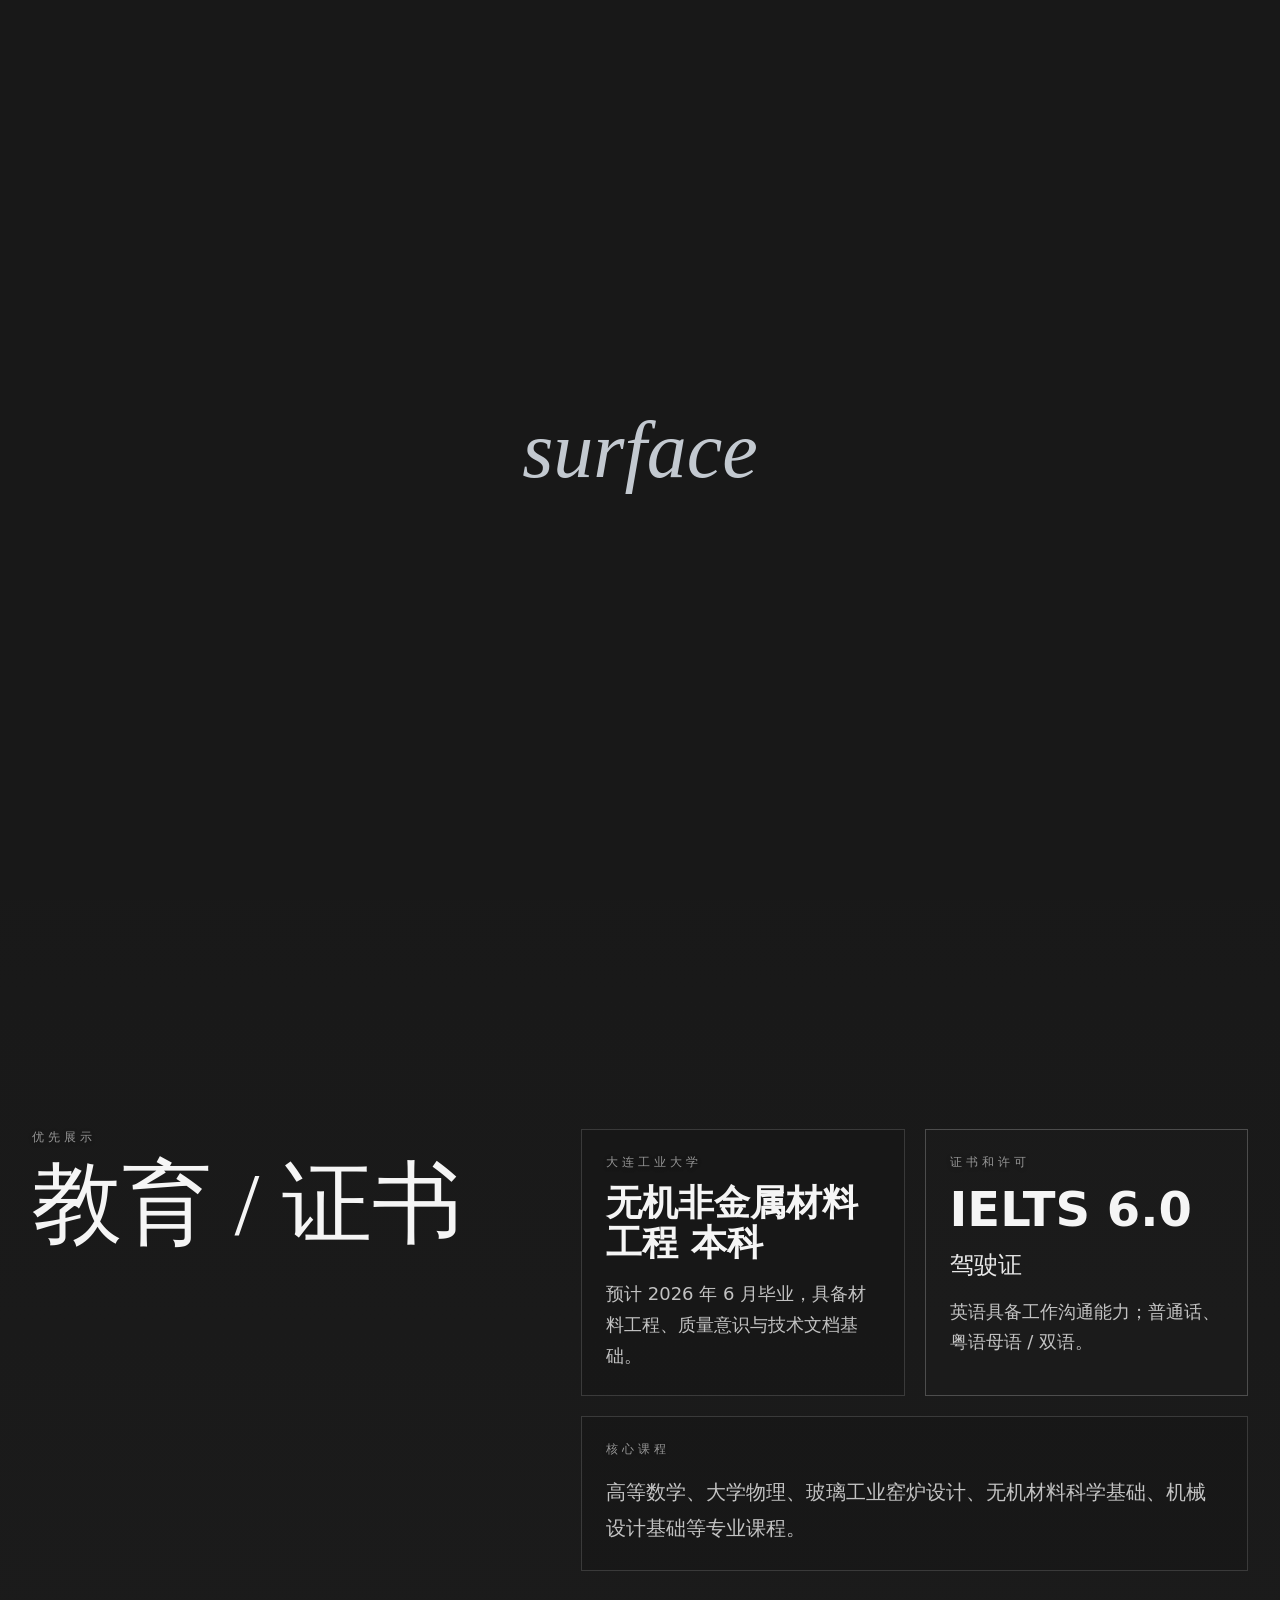
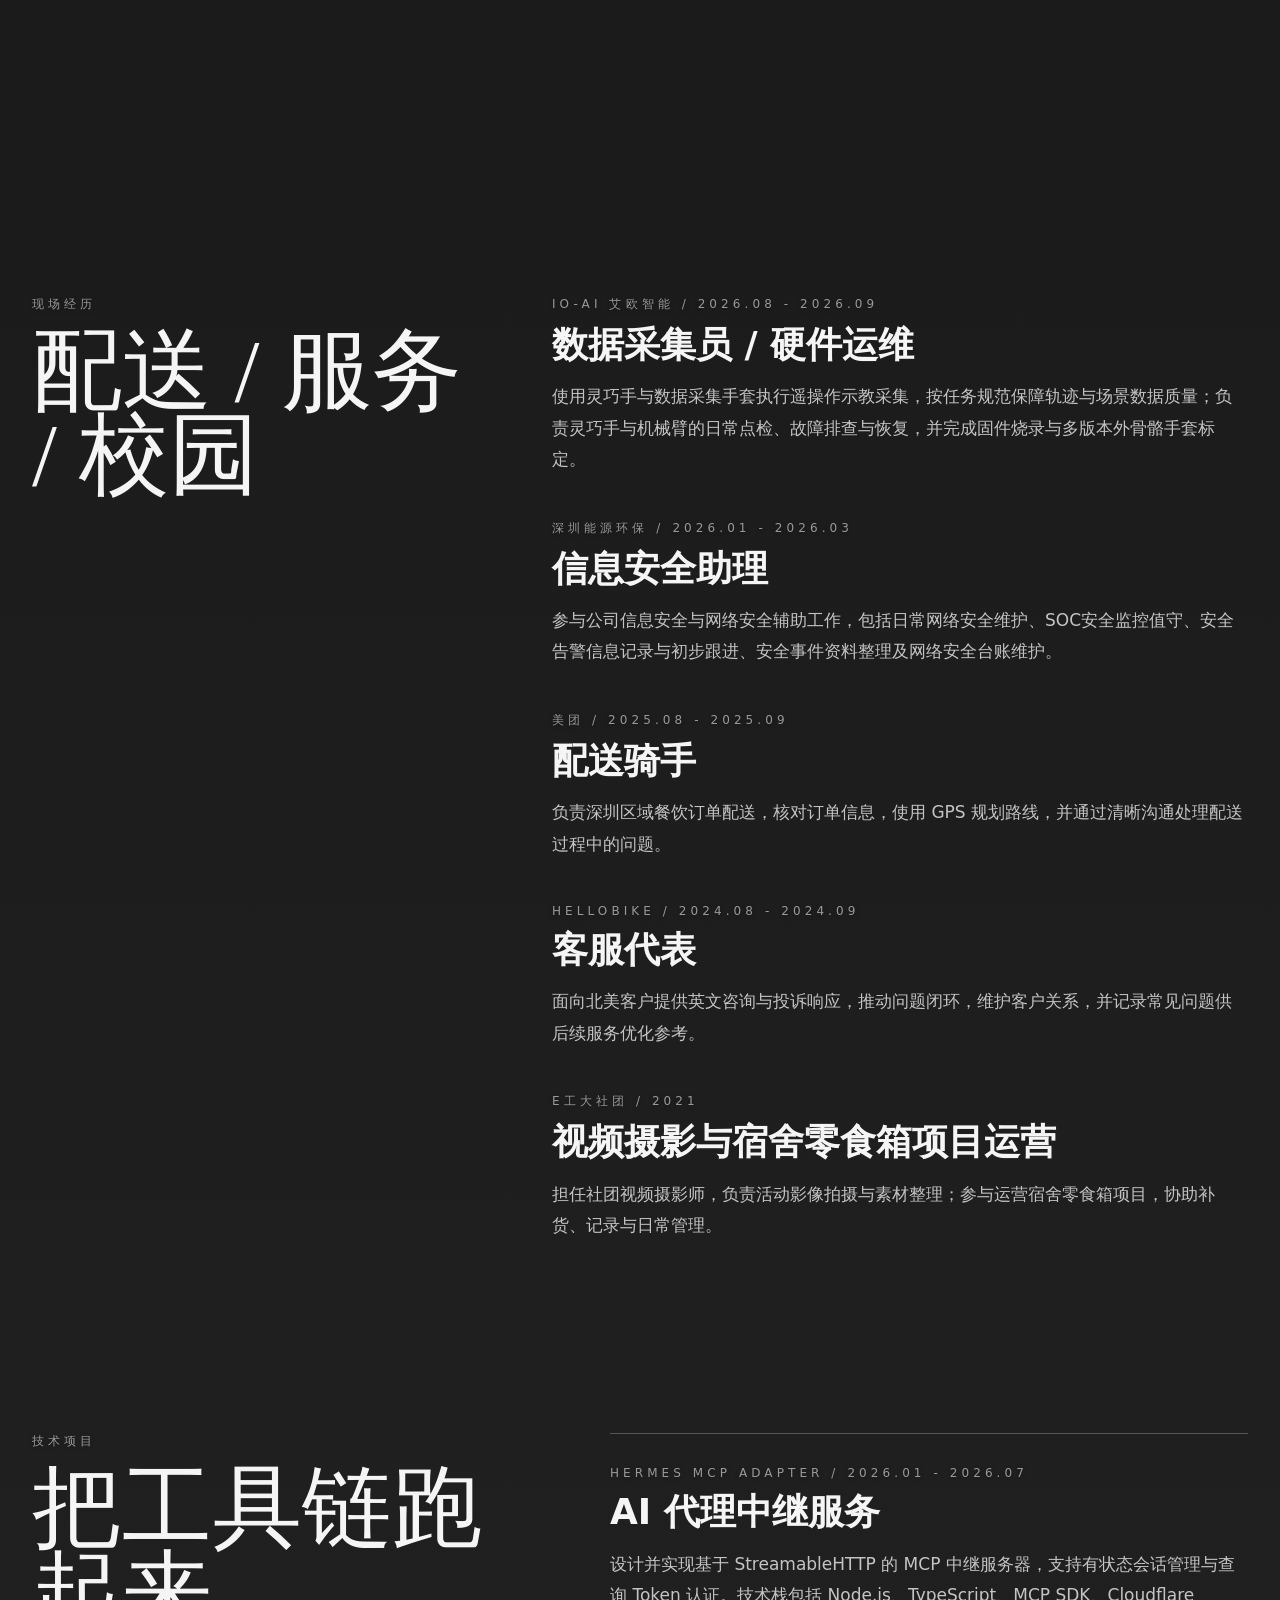
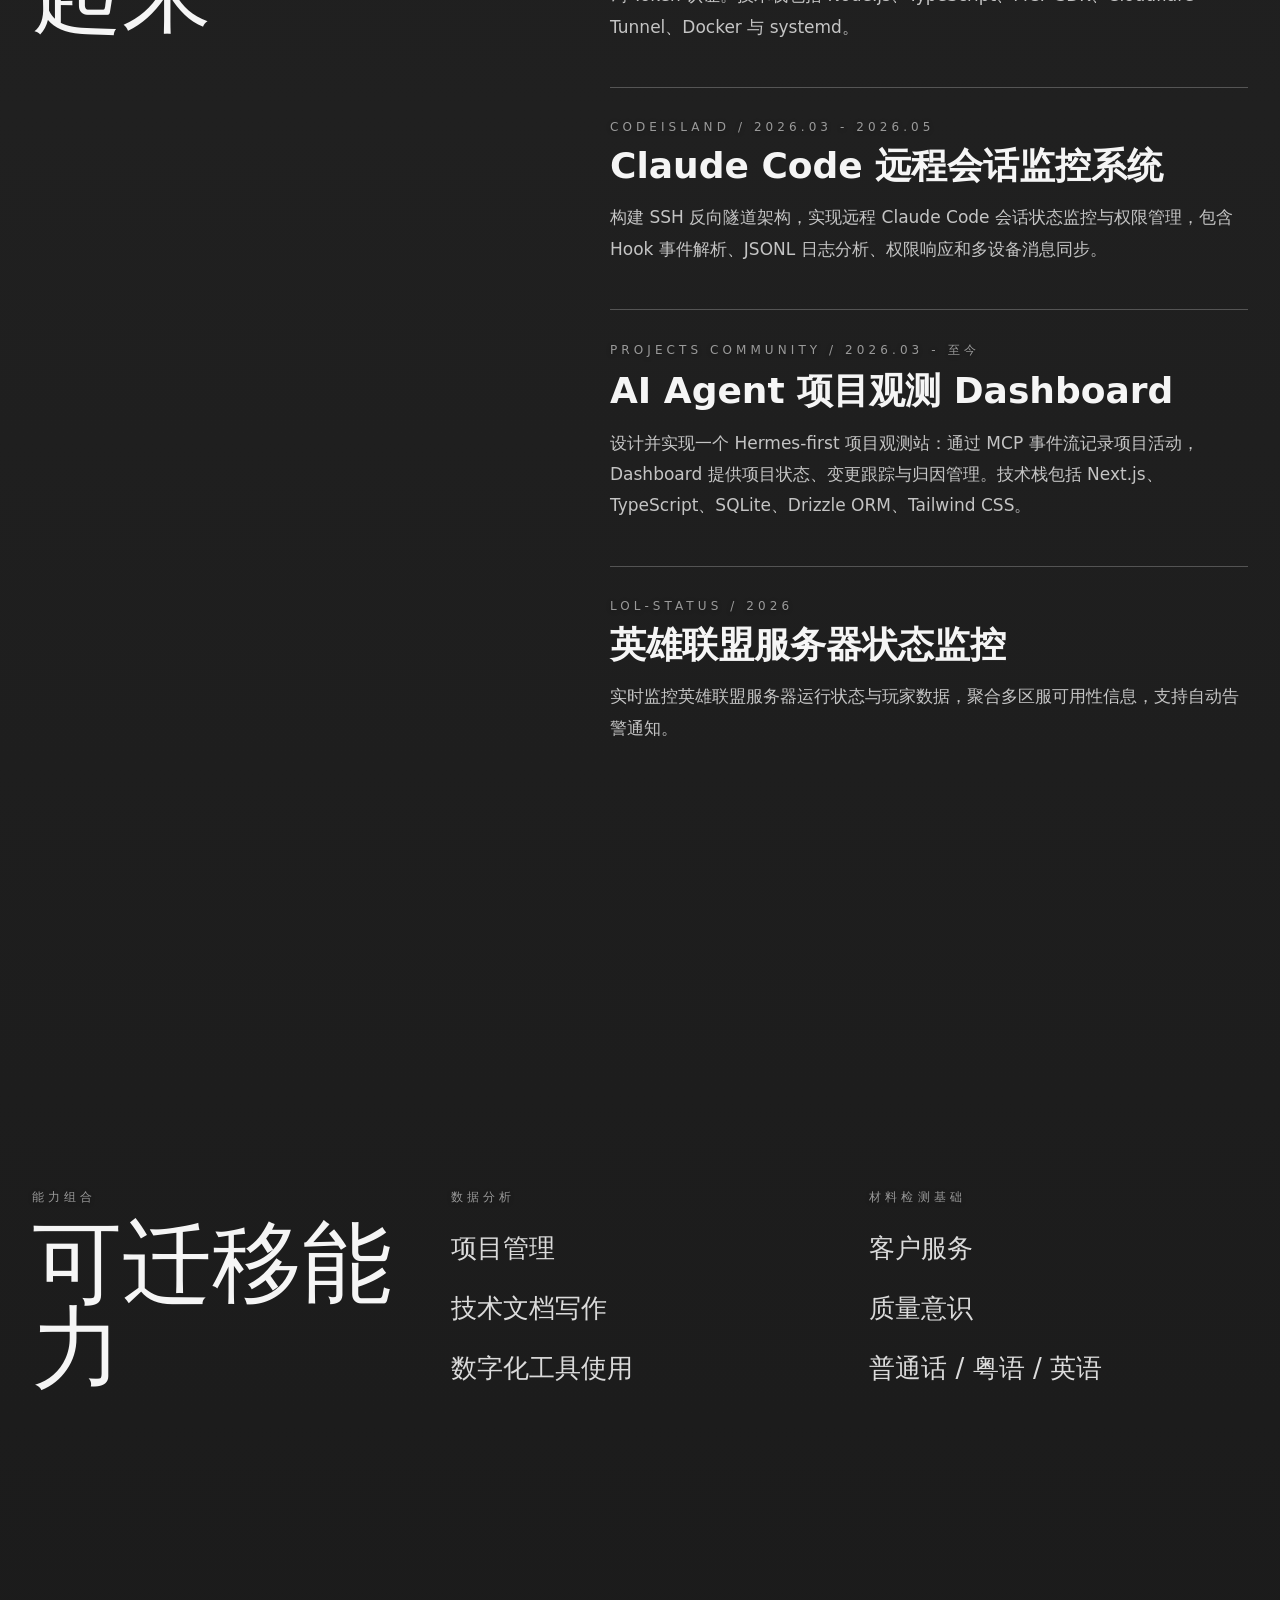
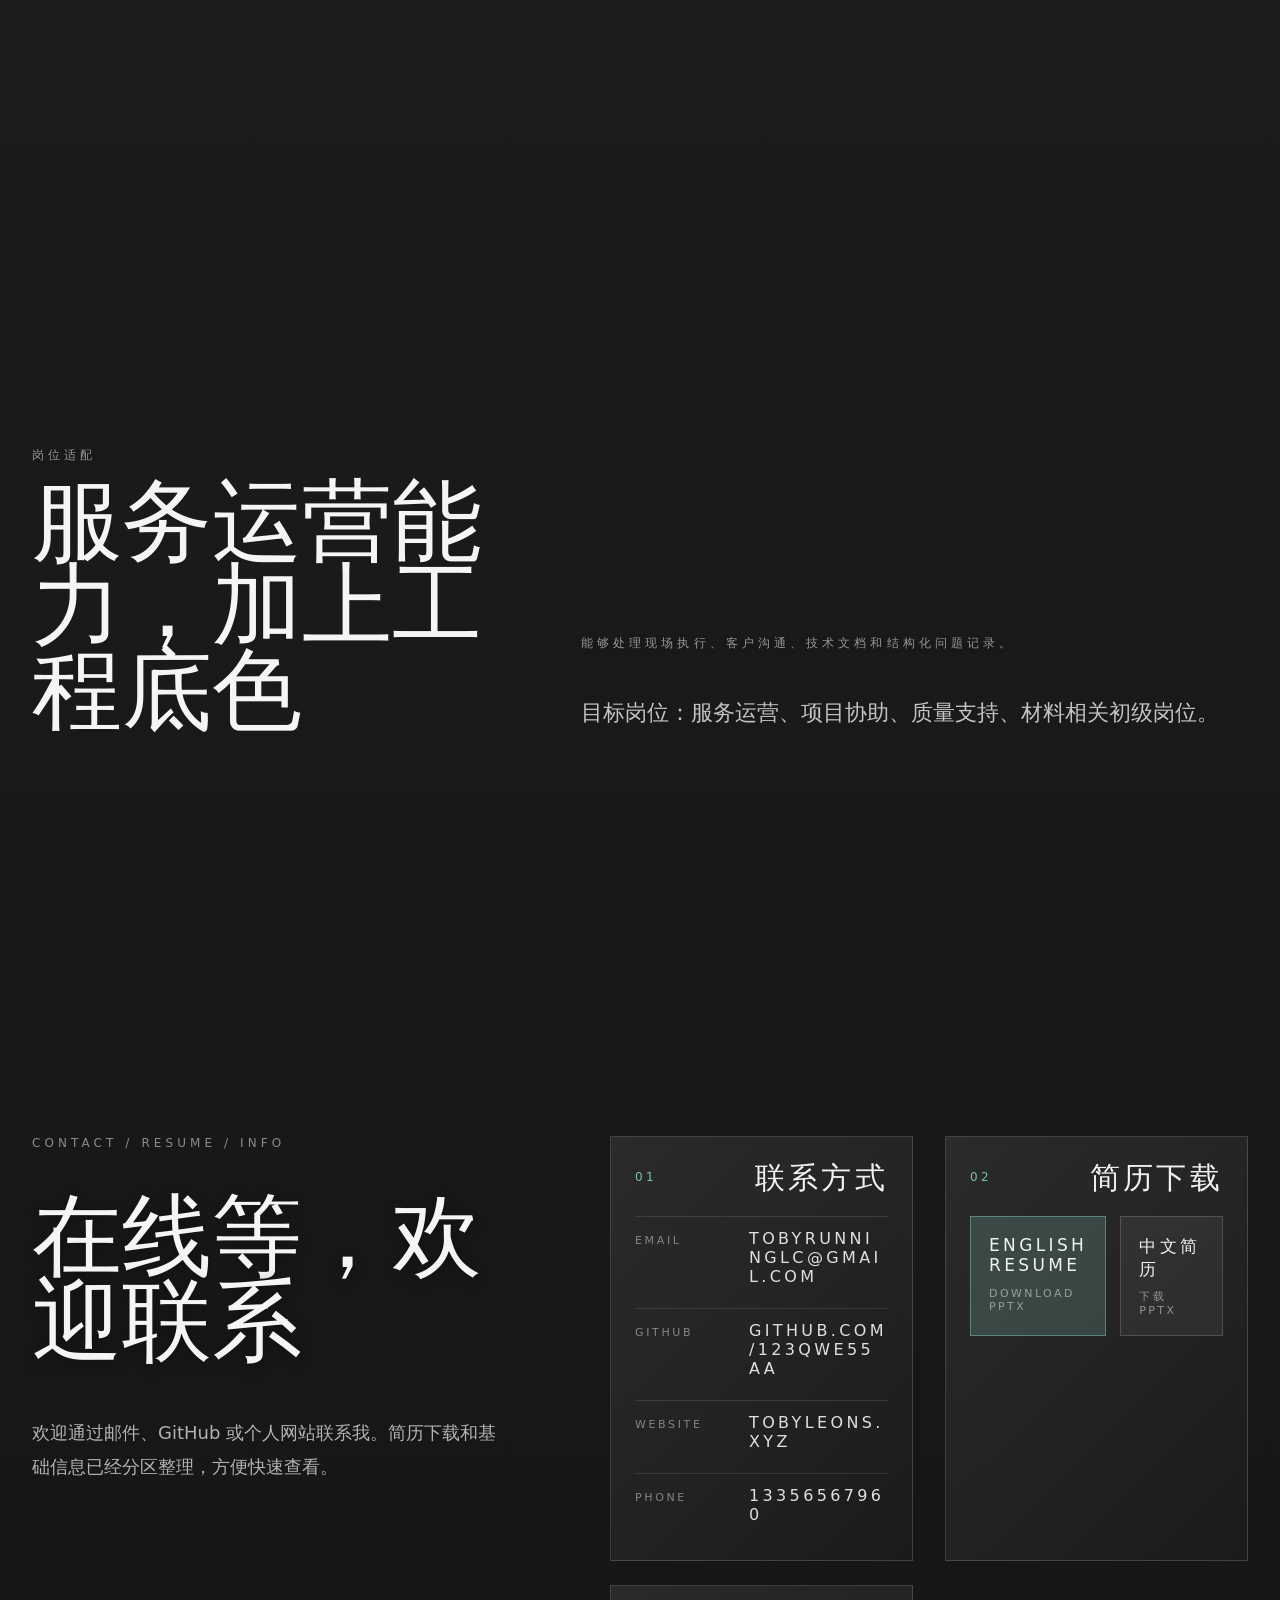
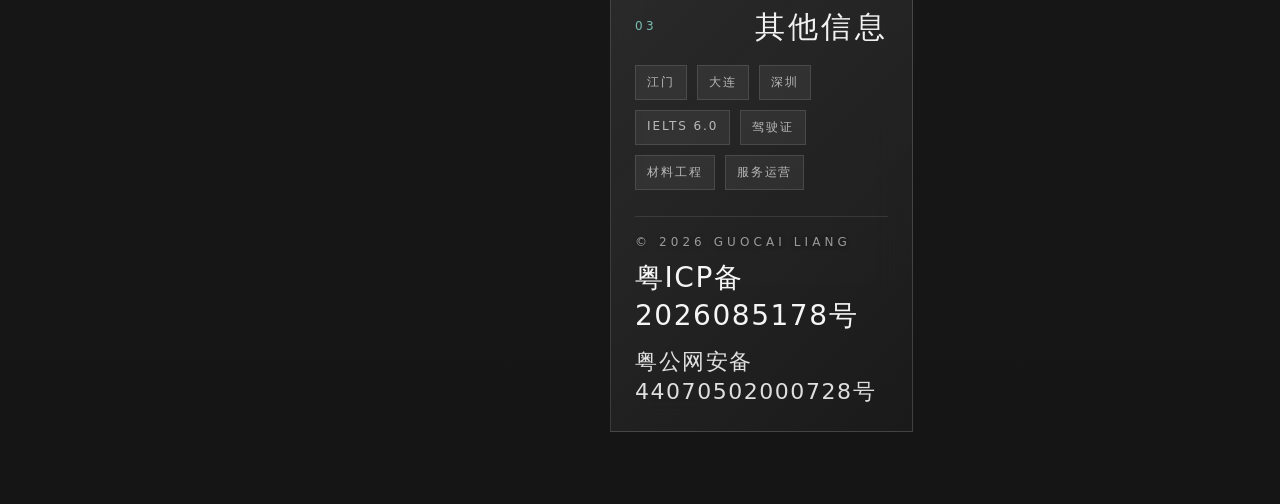
<file: index.html>
<!DOCTYPE html>
<html lang="zh-CN">
<head>
  <meta charset="UTF-8" />
  <meta name="viewport" content="width=device-width, initial-scale=1.0" />
  <title>梁国才 - 中文简历</title>
  <link rel="icon" href="data:image/svg+xml,%3Csvg xmlns='http://www.w3.org/2000/svg' viewBox='0 0 16 16'%3E%3Crect width='16' height='16' fill='%23071526'/%3E%3Ccircle cx='8' cy='8' r='4' fill='%2399f6e4'/%3E%3C/svg%3E" />
  <style>
    *, *::before, *::after { box-sizing: border-box; }
    html { scroll-behavior: smooth; }
    body {
      min-height: 100vh;
      margin: 0;
      background: linear-gradient(180deg, #161616 0%, #202020 48%, #151515 100%);
      color: rgb(246 247 248 / 0.92);
      font-family: ui-sans-serif, system-ui, -apple-system, BlinkMacSystemFont, "Segoe UI", sans-serif;
      overflow-x: hidden;
      -webkit-font-smoothing: antialiased;
    }
    a { color: inherit; text-decoration: none; }
    p, h1, h2, h3 { margin: 0; }
    .font-serif, h1, h2 { font-family: Georgia, "Times New Roman", ui-serif, serif; }
    #video-bg video {
      position: absolute; top: 50%; left: 50%;
      transform: translate(-50%, -50%);
      min-width: 100%; min-height: 100%;
      object-fit: cover;
      filter: brightness(.88) saturate(1) contrast(.98);
    }
    #video-bg {
      position: fixed;
      inset: 0;
      z-index: 0;
      background: #000;
      overflow: hidden;
    }
    #video-bg::before,
    #video-bg::after {
      content: "";
      position: absolute;
      inset: 0;
      pointer-events: none;
    }
    #video-bg::before { background: rgba(235, 235, 235, 0.08); }
    #video-bg::after {
      background:
        radial-gradient(ellipse 82% 70% at 18% 34%, rgba(20, 20, 20, .42), transparent 60%),
        linear-gradient(90deg, rgba(16, 16, 16, .54) 0%, rgba(28, 28, 28, .24) 48%, rgba(240, 240, 240, .04) 100%),
        linear-gradient(180deg, rgba(245,245,245,.05), rgba(20,20,20,.34));
    }
    #video-bg > div { display: none; }
    body[data-loaded="true"] #loading {
      opacity: 0;
      visibility: hidden;
      pointer-events: none;
    }
    .pointer-on { pointer-events: auto; }
    .caustics {
      position: fixed; inset: 0; pointer-events: none; z-index: 1;
      background:
        radial-gradient(ellipse 60% 50% at 30% 20%, rgba(255,255,255,0.06), transparent 50%),
        radial-gradient(ellipse 50% 60% at 80% 60%, rgba(255,255,255,0.04), transparent 60%);
      animation: caustic 15s ease-in-out infinite alternate;
    }
    @keyframes caustic {
      0% { transform: translate(0,0) scale(1); }
      50% { transform: translate(-20px,15px) scale(1.05); }
      100% { transform: translate(15px,-10px) scale(0.98); }
    }
    @keyframes blink {
      0%, 50% { opacity: 1; }
      51%, 100% { opacity: 0; }
    }
    .typing-cursor::after {
      content: "|";
      animation: blink 0.8s infinite;
      font-weight: 300;
    }
    .sunbeam {
      position: fixed; top: 0; left: 50%; pointer-events: none; z-index: 1;
      width: 120%; height: 70vh;
      background: linear-gradient(180deg, rgba(255,255,255,0.05), transparent 70%);
      transform: translateX(-50%) rotate(8deg);
      filter: blur(30px);
    }
    .scroll-reveal { margin: 0; }
    .scroll-reveal-text { display: flex; flex-wrap: wrap; margin: 0; }
    .word { display: inline-block; white-space: pre; }
    #loading {
      position: fixed;
      inset: 0;
      z-index: 50;
      display: grid;
      place-items: center;
      background: #181818;
      transition: opacity .5s ease, visibility .5s ease;
    }
    #loading > div {
      font-size: clamp(44px, 7vw, 80px);
      font-style: italic;
      color: rgba(239, 246, 255, .8);
    }
    header {
      pointer-events: none;
      position: fixed;
      inset: 0 0 auto 0;
      z-index: 20;
      padding: 18px 20px;
      background: linear-gradient(180deg, rgba(18, 18, 18, .52), rgba(18, 18, 18, 0));
    }
    nav {
      width: min(100%, 1280px);
      margin: 0 auto;
      display: flex;
      align-items: center;
      justify-content: space-between;
      font-size: 12px;
      letter-spacing: .28em;
      text-transform: uppercase;
      color: rgba(250, 250, 250, .76);
      text-shadow: 0 1px 8px rgba(0, 0, 0, .25);
    }
    nav > div {
      display: flex;
      gap: 32px;
    }
    .nav-inner {
      display: flex;
      align-items: center;
      gap: 32px;
    }
    .locale-switch {
      pointer-events: auto;
      display: inline-flex;
      align-items: center;
      gap: 2px;
      padding: 3px;
      border: 1px solid rgba(255,255,255,.15);
      background: rgba(238,238,238,.06);
      backdrop-filter: blur(6px);
      -webkit-backdrop-filter: blur(6px);
    }
    .locale-switch button {
      appearance: none;
      border: 0;
      border-radius: 0;
      padding: 7px 9px;
      background: transparent;
      color: rgba(250,250,250,.66);
      font: inherit;
      font-size: 11px;
      letter-spacing: .18em;
      text-transform: uppercase;
      cursor: pointer;
    }
    .locale-switch button[aria-pressed="true"] {
      background: rgba(250,250,250,.18);
      color: rgba(250,250,250,.98);
    }
    .pointer-on { pointer-events: auto; }
    nav a:hover, footer a:hover { color: rgba(239, 246, 255, 1); }
    main, footer {
      pointer-events: none;
      position: relative;
      z-index: 10;
    }
    main > section,
    footer {
      width: min(100%, 1280px);
      margin: 0 auto;
      padding: 96px 32px;
      position: relative;
      isolation: isolate;
      min-height: 100vh;
      display: grid;
      align-content: center;
    }
    main > section:not(:first-child)::before,
    footer::before {
      content: none;
    }
    main > section:first-child {
      height: 100vh;
      display: grid;
      align-content: center;
      padding-top: 112px;
      padding-bottom: 80px;
      overflow: hidden;
    }
    main > section:first-child > div { max-width: 1120px; }
    main > section:first-child p:first-child,
    section > div > p:first-child,
    article > p:first-child {
      font-size: 12px;
      letter-spacing: .34em;
      text-transform: uppercase;
      color: rgba(244, 244, 244, .58);
      text-shadow: 0 1px 4px rgba(0,0,0,.35);
    }
    h1 {
      margin-top: 24px;
      font-size: clamp(60px, 7.6vw, 98px);
      line-height: .94;
      color: rgba(248, 250, 252, .98);
      font-weight: 400;
      text-shadow: 0 2px 12px rgba(0,0,0,.40);
    }
    main > section:first-child p:nth-of-type(2) {
      margin-top: 32px;
      max-width: 720px;
      font-size: clamp(18px, 2vw, 24px);
      line-height: 1.65;
      color: rgba(245, 247, 250, .88);
      text-shadow: 0 1px 6px rgba(0,0,0,.35);
    }
    main > section:first-child span {
      color: rgba(250, 250, 250, .96);
      font-weight: 700;
    }
    main > section:first-child a {
      pointer-events: auto;
      display: inline-flex;
      margin-top: 40px;
      padding-bottom: 8px;
      border-bottom: 1px solid rgba(250, 250, 250, .62);
      font-size: 14px;
      letter-spacing: .28em;
      text-transform: uppercase;
      color: rgba(250, 250, 250, .95);
    }
    main > section:nth-child(2) h2 {
      font-size: clamp(28px, 3.5vw, 42px);
      line-height: 1.4;
      color: rgba(250, 250, 250, .82);
      font-weight: 400;
      max-width: 900px;
    }
    #credentials, #work, #projects, #study, footer {
      display: grid;
      grid-template-columns: .85fr 1.15fr;
      gap: 56px;
    }
    #work { grid-template-columns: .8fr 1.2fr; }
    #projects { grid-template-columns: .9fr 1.1fr; }
    #skills {
      display: grid;
      grid-template-columns: 1fr 1fr 1fr;
      gap: 40px;
    }
    #credentials h2, #work h2, #projects h2, #skills h2, #study h2, footer h2 {
      margin-top: 16px;
      font-size: clamp(58px, 7vw, 96px);
      line-height: .94;
      color: rgba(250, 250, 250, .98);
      font-weight: 400;
    }
    #credentials > div:last-child {
      display: grid;
      grid-template-columns: 1fr 1fr;
      gap: 20px;
    }
    #credentials article {
      border: 1px solid rgba(255, 255, 255, .15);
      background: rgba(20, 20, 20, .4);
      padding: 24px;
    }
    #credentials article:nth-child(2) {
      border-color: rgba(255, 255, 255, .22);
      background: rgba(30, 30, 30, .45);
    }
    #credentials article:nth-child(3) {
      grid-column: 1 / -1;
      background: rgba(20, 20, 20, .35);
    }
    #credentials h3, #work h3, #projects h3 {
      margin-top: 12px;
      font-size: clamp(28px, 3vw, 36px);
      line-height: 1.12;
      color: rgba(250, 250, 250, .98);
      font-weight: 600;
    }
    #credentials article:nth-child(2) h3 { font-size: clamp(38px, 4vw, 48px); }
    #credentials article:nth-child(2) p:nth-of-type(2) {
      margin-top: 12px;
      font-size: 24px;
      color: rgba(250, 250, 250, .92);
    }
    #credentials article p:last-child,
    #work article p:last-child,
    #projects article p:last-child,
    #study div:last-child,
    footer {
      color: rgba(238, 238, 238, .80);
    }
    #credentials article p:last-child { margin-top: 16px; font-size: 18px; line-height: 1.7; }
    #credentials article:nth-child(3) p:last-child { font-size: 20px; line-height: 1.8; }
    #work > div:last-child, #projects > div:last-child {
      display: grid;
      gap: 44px;
    }
    #work article p:last-child, #projects article p:last-child {
      margin-top: 16px;
      max-width: 820px;
      line-height: 1.85;
      font-size: 17px;
    }
    #projects article {
      border-top: 1px solid rgba(255, 255, 255, .24);
      padding-top: 32px;
    }
    #skills > div:nth-child(2),
    #skills > div:nth-child(3) {
      display: grid;
      gap: 20px;
      font-size: 26px;
      color: rgba(250, 250, 250, .86);
    }
    #study div:last-child {
      align-self: end;
      font-size: 22px;
      line-height: 1.75;
    }
    #study div:last-child p + p { margin-top: 40px; }
    footer {
      padding-top: 80px;
      padding-bottom: 80px;
      color: rgba(238, 238, 238, .74);
    }
    footer > div {
      display: grid;
      gap: 48px;
      justify-self: end;
    }
    footer > div > div:first-child {
      display: grid;
      gap: 24px;
    }
    footer a, footer p.text-xl {
      pointer-events: auto;
      color: rgba(250, 250, 250, .88);
      font-size: 22px;
    }
    footer a:first-child { font-size: 28px; color: rgba(250, 250, 250, .98); }
    footer > div > div:nth-child(2) {
      display: grid;
      grid-template-columns: 1fr 1fr;
      gap: 24px 32px;
      font-size: 14px;
      letter-spacing: .24em;
      text-transform: uppercase;
      color: rgba(235, 235, 235, .58);
    }
    footer > div > p:last-child {
      font-size: 12px;
      letter-spacing: .3em;
      text-transform: uppercase;
      color: rgba(235, 235, 235, .48);
    }
    [data-reveal] {
      opacity: 0;
      transform: translateY(30px);
      transition:
        opacity 0.8s cubic-bezier(0.16, 1, 0.3, 1),
        transform 0.8s cubic-bezier(0.16, 1, 0.3, 1);
      transition-delay: calc(var(--reveal-delay, 0) * 1s);
    }
    [data-reveal="visible"] { opacity: 1; transform: translateY(0); }
    @media (prefers-reduced-motion: reduce) {
      html { scroll-behavior: auto; }
      .caustics { animation: none; }
      [data-reveal] { transition: none; opacity: 1; transform: none; }
    }
    @media (max-width: 760px) {
      header { padding: 18px; }
      .nav-inner { gap: 14px; }
      nav > .nav-inner > div:first-child { display: none; }
      main > section, footer { padding: 84px 20px; }
      #credentials, #work, #projects, #skills, #study, footer {
        grid-template-columns: 1fr;
        gap: 36px;
      }
      #credentials > div:last-child { grid-template-columns: 1fr; }
      #credentials article:nth-child(3) { grid-column: auto; }
      h1 { font-size: clamp(64px, 18vw, 96px); }
      main > section:nth-child(2) h2,
      #credentials h2, #work h2, #projects h2, #skills h2, #study h2, footer h2 {
        font-size: clamp(48px, 14vw, 72px);
      }
      footer > div { justify-self: stretch; }
      footer > div > div:nth-child(2) { grid-template-columns: 1fr; }
    }
    /* FOOTER-UPGRADE-START */
    /* Footer layout upgrade: contact / resume / other sections */
    footer#contact {
      width: 100%;
      max-width: none;
      min-height: 100vh;
      margin: 0;
      padding: 0;
      display: block;
      align-content: initial;
      color: rgba(238, 238, 238, .74);
    }
    footer#contact::before { content: none; }
    .footer-shell {
      width: min(100%, 1280px);
      min-height: 100vh;
      margin: 0 auto;
      padding: 96px 32px 72px;
      display: grid;
      grid-template-columns: .9fr 1.1fr;
      gap: 56px;
      align-items: center;
      pointer-events: none;
    }
    .footer-hero {
      align-self: start;
      position: sticky;
      top: 120px;
    }
    .footer-eyebrow {
      font-size: 12px;
      letter-spacing: .34em;
      text-transform: uppercase;
      color: rgba(244, 244, 244, .52);
    }
    .footer-hero h2 {
      margin-top: 20px;
      font-size: clamp(54px, 7vw, 92px);
      line-height: .95;
      font-weight: 400;
      color: rgba(250, 250, 250, .98);
      text-shadow: 0 2px 14px rgba(0,0,0,.42);
    }
    .footer-intro {
      margin-top: 28px;
      max-width: 480px;
      font-size: 18px;
      line-height: 1.85;
      color: rgba(238, 238, 238, .72);
    }
    .footer-sections {
      display: grid;
      grid-template-columns: 1fr;
      gap: 18px;
      font-size: inherit;
      letter-spacing: normal;
      text-transform: none;
      color: inherit;
    }
    .footer-card {
      pointer-events: auto;
      border: 1px solid rgba(255,255,255,.14);
      background:
        linear-gradient(135deg, rgba(255,255,255,.10), rgba(255,255,255,.035)),
        rgba(16,16,16,.42);
      backdrop-filter: blur(18px);
      -webkit-backdrop-filter: blur(18px);
      padding: 24px;
      transition: transform .35s ease, border-color .35s ease, background .35s ease;
    }
    .footer-card:hover {
      transform: translateY(-4px);
      border-color: rgba(255,255,255,.28);
      background:
        linear-gradient(135deg, rgba(255,255,255,.14), rgba(255,255,255,.045)),
        rgba(18,18,18,.48);
    }
    .footer-card-head {
      display: flex;
      align-items: center;
      justify-content: space-between;
      gap: 16px;
      margin-bottom: 22px;
    }
    .footer-card-head span {
      font-size: 12px;
      letter-spacing: .28em;
      color: rgba(153,246,228,.72);
    }
    .footer-card-head h3 {
      margin: 0;
      font-family: Georgia, "Times New Roman", ui-serif, serif;
      font-size: 30px;
      line-height: 1.1;
      font-weight: 400;
      color: rgba(250,250,250,.96);
    }
    .contact-list {
      display: grid;
      gap: 10px;
    }
    .contact-row {
      display: grid;
      grid-template-columns: 96px minmax(0, 1fr);
      gap: 18px;
      align-items: baseline;
      padding: 12px 0;
      border-top: 1px solid rgba(255,255,255,.10);
    }
    .contact-row span {
      font-size: 11px;
      letter-spacing: .24em;
      text-transform: uppercase;
      color: rgba(238,238,238,.48);
    }
    .contact-row strong {
      font-size: 16px;
      font-weight: 500;
      color: rgba(250,250,250,.88);
      overflow-wrap: anywhere;
    }
    .contact-row:hover strong {
      color: rgba(255,255,255,.98);
    }
    .resume-actions {
      display: grid;
      grid-template-columns: 1fr 1fr;
      gap: 14px;
    }
    .resume-button {
      display: grid;
      gap: 8px;
      padding: 18px;
      border: 1px solid rgba(255,255,255,.16);
      background: rgba(255,255,255,.055);
      transition: transform .3s ease, border-color .3s ease, background .3s ease;
    }
    .resume-button.primary {
      background: rgba(153,246,228,.16);
      border-color: rgba(153,246,228,.35);
    }
    .resume-button span {
      font-size: 17px;
      color: rgba(250,250,250,.96);
    }
    .resume-button em {
      font-size: 11px;
      font-style: normal;
      letter-spacing: .22em;
      text-transform: uppercase;
      color: rgba(238,238,238,.52);
    }
    .resume-button:hover {
      transform: translateY(-2px);
      border-color: rgba(255,255,255,.34);
    }
    .footer-tags {
      display: flex;
      flex-wrap: wrap;
      gap: 10px;
    }
    .footer-tags span {
      padding: 8px 11px;
      border: 1px solid rgba(255,255,255,.12);
      background: rgba(255,255,255,.055);
      font-size: 12px;
      letter-spacing: .16em;
      text-transform: uppercase;
      color: rgba(238,238,238,.72);
    }
    .footer-legal {
      margin-top: 26px;
      padding-top: 18px;
      border-top: 1px solid rgba(255,255,255,.10);
      display: grid;
      gap: 10px;
      font-size: 11px;
      letter-spacing: .14em;
      color: rgba(238,238,238,.42);
    }
    .footer-legal div {
      display: flex;
      flex-wrap: wrap;
      gap: 12px;
    }
    .footer-legal a:hover {
      color: rgba(255,255,255,.72);
    }
    @media (max-width: 760px) {
      .footer-shell {
        grid-template-columns: 1fr;
        gap: 36px;
        padding: 84px 20px 56px;
      }
      .footer-hero {
        position: static;
      }
      .resume-actions {
        grid-template-columns: 1fr;
      }
      .contact-row {
        grid-template-columns: 1fr;
        gap: 6px;
      }
    }
    /* FOOTER-UPGRADE-END */
  </style>
</head>
<body class="min-h-screen overflow-x-hidden antialiased">
  <div id="video-bg" class="fixed inset-0 z-0 bg-black">
    <video id="hero-video" muted playsinline preload="auto">
      <source src="https://cdn.tobyleons.xyz/hero.mp4" type="video/mp4" />
    </video>
    <div class="absolute inset-0 bg-[#071526]/50"></div>
    <div class="absolute inset-0 bg-gradient-to-b from-[#071526]/20 via-[#0f2f47]/40 to-[#071526]/80"></div>
  </div>
  <div class="caustics"></div>
  <div class="sunbeam"></div>

  <div id="loading" class="fixed inset-0 z-50 grid place-items-center bg-[#071526] transition-opacity duration-500">
    <div class="font-serif text-5xl italic text-blue-50/80">surface</div>
  </div>

  <header class="pointer-events-none fixed inset-x-0 top-0 z-20 px-5 py-5 md:px-8">
    <nav class="mx-auto flex max-w-7xl items-center justify-between text-xs uppercase tracking-[0.28em] text-blue-50/60">
      <a href="#top" class="pointer-on" data-i18n="brand">梁国才</a>
      <div class="nav-inner">
        <div>
          <a class="pointer-on hover:text-blue-50" href="#credentials" data-i18n="nav.education">教育</a>
          <a class="pointer-on hover:text-blue-50" href="#work" data-i18n="nav.work">经历</a>
          <a class="pointer-on hover:text-blue-50" href="#projects" data-i18n="nav.projects">项目</a>
          <a class="pointer-on hover:text-blue-50" href="#skills" data-i18n="nav.skills">能力</a>
          <a class="pointer-on hover:text-blue-50" href="#contact" data-i18n="nav.contact">联系</a>
          <a class="pointer-on hover:text-blue-50" href="https://cdn.tobyleons.xyz/blog/index.html" target="_blank">📖 精读</a>
        </div>
        <a class="pointer-on" href="/stl/" data-i18n="nav.stl" style="letter-spacing:.08em;white-space:nowrap">STL 查看器</a>
        <div class="locale-switch" aria-label="Language">
          <button type="button" data-locale="zh" aria-pressed="true">中文</button>
          <button type="button" data-locale="en" aria-pressed="false">EN</button>
        </div>
      </div>
    </nav>
  </header>

  <main id="top" class="pointer-events-none relative z-10">
    <section class="mx-auto grid min-h-screen max-w-7xl content-end px-5 pb-16 pt-28 md:px-8 md:pb-20">
      <div class="max-w-5xl">
        <p class="mb-6 text-xs uppercase tracking-[0.4em] text-blue-100/55" data-i18n="hero.eyebrow">简历 / 服务运营 / 材料工程</p>
        <h1 class="font-serif text-[18vw] leading-[0.82] text-blue-50 md:text-[10rem]">
          <span data-i18n="hero.title">梁国才</span>
        </h1>
        <p class="mt-8 max-w-2xl text-lg leading-8 text-blue-100/75 md:text-2xl md:leading-10">
          <span data-i18n="hero.body">具备客户服务、现场执行、项目协助与材料工程学习背景。稳定处理压力，</span>
          <span class="font-semibold text-blue-50/90" data-i18n="hero.strong">把复杂服务现场整理成清晰、可靠的行动。</span>
        </p>
        <a href="#contact" class="pointer-on mt-10 inline-flex border-b border-blue-100/55 pb-2 text-sm uppercase tracking-[0.28em] text-blue-50 hover:border-blue-50" data-i18n="hero.cta">联系我</a>
      </div>
    </section>

    <section id="credentials" class="mx-auto grid max-w-7xl gap-10 px-5 py-24 md:grid-cols-[0.85fr_1.15fr] md:px-8">
      <div data-reveal>
        <p class="text-xs uppercase tracking-[0.35em] text-blue-100/50" data-i18n="credentials.eyebrow">优先展示</p>
        <h2 class="mt-4 font-serif text-6xl leading-none text-blue-50 md:text-8xl" data-i18n="credentials.title">教育 / 证书</h2>
      </div>
      <div class="grid gap-5 text-blue-100/78 md:grid-cols-2">
        <article data-reveal style="--reveal-delay: 0.1" class="border-l-2 border-blue-100/30 pl-6">
          <p class="text-xs uppercase tracking-[0.32em] text-teal-200/70" data-i18n="edu.school">大连工业大学</p>
          <h3 class="mt-4 text-3xl font-semibold text-blue-50" data-i18n="edu.degree">无机非金属材料工程 本科</h3>
          <p class="mt-4 leading-7" data-i18n="edu.body">预计 2026 年 6 月毕业，具备材料工程、质量意识与技术文档基础。</p>
        </article>
        <article data-reveal style="--reveal-delay: 0.18" class="border-l-2 border-teal-200/40 pl-6">
          <p class="text-xs uppercase tracking-[0.32em] text-teal-100/75" data-i18n="cert.eyebrow">证书和许可</p>
          <h3 class="mt-4 text-4xl font-semibold text-blue-50">IELTS 6.0</h3>
          <p class="mt-3 text-2xl text-blue-50/90" data-i18n="cert.license">驾驶证</p>
          <p class="mt-4 leading-7" data-i18n="cert.body">英语具备工作沟通能力；普通话、粤语母语 / 双语。</p>
        </article>
        <article data-reveal style="--reveal-delay: 0.24" class="border-l-2 border-blue-100/30 pl-6 md:col-span-2">
          <p class="text-xs uppercase tracking-[0.32em] text-blue-100/50" data-i18n="course.eyebrow">核心课程</p>
          <p class="mt-4 text-xl leading-9 text-blue-50/86" data-i18n="course.body">高等数学、大学物理、玻璃工业窑炉设计、无机材料科学基础、机械设计基础等专业课程。</p>
        </article>
      </div>
    </section>

    <section id="work" class="mx-auto grid max-w-7xl gap-14 px-5 py-24 md:grid-cols-[0.8fr_1.2fr] md:px-8">
      <div data-reveal>
        <p class="text-xs uppercase tracking-[0.35em] text-blue-100/50" data-i18n="work.eyebrow">现场经历</p>
        <h2 class="mt-4 font-serif text-6xl text-blue-50 md:text-8xl" data-i18n="work.title">配送 / 服务 / 校园</h2>
      </div>
      <div class="space-y-12 text-blue-100/78">
        <article data-reveal style="--reveal-delay: 0.1">
          <p class="text-sm uppercase tracking-[0.3em] text-blue-50/50" data-i18n="work.ioai.meta">IO-AI 艾欧智能 / 2026.08 - 2026.09</p>
          <h3 class="mt-3 text-3xl text-blue-50" data-i18n="work.ioai.role">数据采集员 / 硬件运维</h3>
          <p class="mt-4 max-w-2xl leading-8" data-i18n="work.ioai.body">使用灵巧手与数据采集手套执行遥操作示教采集，按任务规范保障轨迹与场景数据质量；负责灵巧手与机械臂的日常点检、故障排查与恢复，并完成固件烧录与多版本外骨骼手套标定。</p>
        </article>
        <article data-reveal style="--reveal-delay: 0.2">
          <p class="text-sm uppercase tracking-[0.3em] text-blue-50/50" data-i18n="work.shenzhenenergy.meta">深圳能源环保 / 2026.01 - 2026.03</p>
          <h3 class="mt-3 text-3xl text-blue-50" data-i18n="work.shenzhenenergy.role">信息安全助理</h3>
          <p class="mt-4 max-w-2xl leading-8" data-i18n="work.shenzhenenergy.body" data-i18n-html="true">参与公司信息安全与网络安全辅助工作，包括日常网络安全维护、SOC安全监控值守、安全告警信息记录与初步跟进、安全事件资料整理及网络安全台账维护。</p>
        </article>
        <article data-reveal style="--reveal-delay: 0.3">
          <p class="text-sm uppercase tracking-[0.3em] text-blue-50/50" data-i18n="work.meituan.meta">美团 / 2025.08 - 2025.09</p>
          <h3 class="mt-3 text-3xl text-blue-50" data-i18n="work.meituan.role">配送骑手</h3>
          <p class="mt-4 max-w-2xl leading-8" data-i18n="work.meituan.body">负责深圳区域餐饮订单配送，核对订单信息，使用 GPS 规划路线，并通过清晰沟通处理配送过程中的问题。</p>
        </article>
        <article data-reveal style="--reveal-delay: 0.4">
          <p class="text-sm uppercase tracking-[0.3em] text-blue-50/50" data-i18n="work.hellobike.meta">Hellobike / 2024.08 - 2024.09</p>
          <h3 class="mt-3 text-3xl text-blue-50" data-i18n="work.hellobike.role">客服代表</h3>
          <p class="mt-4 max-w-2xl leading-8" data-i18n="work.hellobike.body">面向北美客户提供英文咨询与投诉响应，推动问题闭环，维护客户关系，并记录常见问题供后续服务优化参考。</p>
        </article>
        <article data-reveal style="--reveal-delay: 0.5">
          <p class="text-sm uppercase tracking-[0.3em] text-blue-50/50" data-i18n="work.club.meta">e工大社团 / 2021</p>
          <h3 class="mt-3 text-3xl text-blue-50" data-i18n="work.club.role">视频摄影与宿舍零食箱项目运营</h3>
          <p class="mt-4 max-w-2xl leading-8" data-i18n="work.club.body">担任社团视频摄影师，负责活动影像拍摄与素材整理；参与运营宿舍零食箱项目，协助补货、记录与日常管理。</p>
        </article>
      </div>
    </section>

    <section id="projects" class="mx-auto grid max-w-7xl gap-14 px-5 py-24 md:grid-cols-[0.9fr_1.1fr] md:px-8">
      <div data-reveal>
        <p class="text-xs uppercase tracking-[0.35em] text-blue-100/50" data-i18n="projects.eyebrow">技术项目</p>
        <h2 class="mt-4 font-serif text-6xl leading-none text-blue-50 md:text-8xl" data-i18n="projects.title">把工具链跑起来</h2>
      </div>
      <div class="space-y-10 text-blue-100/78">
        <article data-reveal style="--reveal-delay: 0.1" class="border-t border-blue-100/20 pt-8">
          <p class="text-sm uppercase tracking-[0.3em] text-blue-50/50" data-i18n="projects.hermes.meta">Hermes MCP Adapter / 2026.01 - 2026.07</p>
          <h3 class="mt-3 text-3xl text-blue-50" data-i18n="projects.hermes.title">AI 代理中继服务</h3>
          <p class="mt-4 max-w-3xl leading-8" data-i18n="projects.hermes.body">设计并实现基于 StreamableHTTP 的 MCP 中继服务器，支持有状态会话管理与查询 Token 认证。技术栈包括 Node.js、TypeScript、MCP SDK、Cloudflare Tunnel、Docker 与 systemd。</p>
        </article>
        <article data-reveal style="--reveal-delay: 0.2" class="border-t border-blue-100/20 pt-8">
          <p class="text-sm uppercase tracking-[0.3em] text-blue-50/50" data-i18n="projects.codeisland.meta">CodeIsland / 2026.03 - 2026.05</p>
          <h3 class="mt-3 text-3xl text-blue-50" data-i18n="projects.codeisland.title">Claude Code 远程会话监控系统</h3>
          <p class="mt-4 max-w-3xl leading-8" data-i18n="projects.codeisland.body">构建 SSH 反向隧道架构，实现远程 Claude Code 会话状态监控与权限管理，包含 Hook 事件解析、JSONL 日志分析、权限响应和多设备消息同步。</p>
        </article>
        <article data-reveal style="--reveal-delay: 0.3" class="border-t border-blue-100/20 pt-8">
          <p class="text-sm uppercase tracking-[0.3em] text-blue-50/50" data-i18n="projects.community.meta">Projects Community / 2026.03 - 至今</p>
          <h3 class="mt-3 text-3xl text-blue-50" data-i18n="projects.community.title">AI Agent 项目观测 Dashboard</h3>
          <p class="mt-4 max-w-3xl leading-8" data-i18n="projects.community.body">设计并实现一个 Hermes-first 项目观测站：通过 MCP 事件流记录项目活动，Dashboard 提供项目状态、变更跟踪与归因管理。技术栈包括 Next.js、TypeScript、SQLite、Drizzle ORM、Tailwind CSS。</p>
        </article>
        <article data-reveal style="--reveal-delay: 0.4" class="border-t border-blue-100/20 pt-8">
          <p class="text-sm uppercase tracking-[0.3em] text-blue-50/50" data-i18n="projects.lolstatus.meta">lol-status / 2026</p>
          <h3 class="mt-3 text-3xl text-blue-50" data-i18n="projects.lolstatus.title">英雄联盟服务器状态监控</h3>
          <p class="mt-4 max-w-3xl leading-8" data-i18n="projects.lolstatus.body">实时监控英雄联盟服务器运行状态与玩家数据，聚合多区服可用性信息，支持自动告警通知。</p>
        </article>
      </div>
    </section>

    <section id="skills" class="mx-auto grid max-w-7xl gap-10 px-5 py-24 md:grid-cols-3 md:px-8">
      <div data-reveal>
        <p class="text-xs uppercase tracking-[0.35em] text-blue-100/50" data-i18n="skills.eyebrow">能力组合</p>
        <h2 class="mt-4 font-serif text-6xl text-blue-50" data-i18n="skills.title">可迁移能力</h2>
      </div>
      <div data-reveal style="--reveal-delay: 0.1" class="space-y-5 text-2xl text-blue-50/82">
        <p data-i18n="skills.data">数据分析</p>
        <p data-i18n="skills.project">项目管理</p>
        <p data-i18n="skills.writing">技术文档写作</p>
        <p data-i18n="skills.digital">数字化工具使用</p>
      </div>
      <div data-reveal style="--reveal-delay: 0.2" class="space-y-5 text-2xl text-blue-50/82">
        <p data-i18n="skills.materials">材料检测基础</p>
        <p data-i18n="skills.service">客户服务</p>
        <p data-i18n="skills.quality">质量意识</p>
        <p data-i18n="skills.languages">普通话 / 粤语 / 英语</p>
      </div>
    </section>

    <section id="study" class="mx-auto grid max-w-7xl gap-12 px-5 py-24 md:grid-cols-[1fr_1fr] md:px-8">
      <div data-reveal>
        <p class="text-xs uppercase tracking-[0.35em] text-blue-100/50" data-i18n="fit.eyebrow">岗位适配</p>
        <h2 class="mt-4 font-serif text-6xl leading-none text-blue-50 md:text-8xl" data-i18n="fit.title">服务运营能力，加上工程底色</h2>
      </div>
      <div data-reveal style="--reveal-delay: 0.15" class="self-end text-xl leading-9 text-blue-100/78">
        <p data-i18n="fit.body1">能够处理现场执行、客户沟通、技术文档和结构化问题记录。</p>
        <p class="mt-6" data-i18n="fit.body2">目标岗位：服务运营、项目协助、质量支持、材料相关初级岗位。</p>
      </div>
    </section>
  </main>

  <footer id="contact" class="pointer-events-none relative z-10">
    <div class="footer-shell">
      <div class="footer-hero" data-reveal>
        <p class="footer-eyebrow">CONTACT / RESUME / INFO</p>
        <h2 id="typing-title" class="font-serif" data-i18n="footer.title">&#22312;&#32447;&#31561;&#65292;&#27426;&#36814;&#32852;&#31995;</h2>
        <p class="footer-intro">
          &#27426;&#36814;&#36890;&#36807;&#37038;&#20214;&#12289;GitHub &#25110;&#20010;&#20154;&#32593;&#31449;&#32852;&#31995;&#25105;&#12290;&#31616;&#21382;&#19979;&#36733;&#21644;&#22522;&#30784;&#20449;&#24687;&#24050;&#32463;&#20998;&#21306;&#25972;&#29702;&#65292;&#26041;&#20415;&#24555;&#36895;&#26597;&#30475;&#12290;
        </p>
      </div>

      <div class="footer-sections">
        <section class="footer-card contact-card" data-reveal style="--reveal-delay: 0.1">
          <div class="footer-card-head">
            <span>01</span>
            <h3>&#32852;&#31995;&#26041;&#24335;</h3>
          </div>

          <div class="contact-list">
            <a class="contact-row pointer-on" href="mailto:tobyrunninglc@gmail.com">
              <span>Email</span>
              <strong>tobyrunninglc@gmail.com</strong>
            </a>

            <a class="contact-row pointer-on" href="https://github.com/123qwe55aa" target="_blank" rel="noopener">
              <span>GitHub</span>
              <strong>github.com/123qwe55aa</strong>
            </a>

            <a class="contact-row pointer-on" href="https://tobyleons.xyz" target="_blank" rel="noopener">
              <span>Website</span>
              <strong>tobyleons.xyz</strong>
            </a>

            <div class="contact-row">
              <span>Phone</span>
              <strong>13356567960</strong>
            </div>
          </div>
        </section>

        <section class="footer-card resume-card" data-reveal style="--reveal-delay: 0.18">
          <div class="footer-card-head">
            <span>02</span>
            <h3>&#31616;&#21382;&#19979;&#36733;</h3>
          </div>

          <div class="resume-actions">
            <a class="resume-button primary pointer-on" href="https://cdn.tobyleons.xyz/general/Guocai_Liang_English_Resume_V2.pptx?v=1" target="_blank" rel="noopener">
              <span>English Resume</span>
              <em>Download PPTX</em>
            </a>

            <a class="resume-button pointer-on" href="https://cdn.tobyleons.xyz/general/Guocai_Liang_%E4%B8%AD%E6%96%87%E7%AE%80%E5%8E%86_V4.pptx?v=1" target="_blank" rel="noopener">
              <span>&#20013;&#25991;&#31616;&#21382;</span>
              <em>&#19979;&#36733; PPTX</em>
            </a>
          </div>
        </section>

        <section class="footer-card other-card" data-reveal style="--reveal-delay: 0.26">
          <div class="footer-card-head">
            <span>03</span>
            <h3>&#20854;&#20182;&#20449;&#24687;</h3>
          </div>

          <div class="footer-tags">
            <span>&#27743;&#38376;</span>
            <span>&#22823;&#36830;</span>
            <span>&#28145;&#22323;</span>
            <span>IELTS 6.0</span>
            <span>&#39550;&#39542;&#35777;</span>
            <span>&#26448;&#26009;&#24037;&#31243;</span>
            <span>&#26381;&#21153;&#36816;&#33829;</span>
          </div>

          <div class="footer-legal">
            <p>&copy; 2026 Guocai Liang</p>
            <div>
              <a class="pointer-on" href="https://beian.miit.gov.cn/" target="_blank" rel="noopener">&#31908;ICP&#22791;2026085178&#21495;</a>
              <a class="pointer-on" href="https://www.beian.gov.cn/portal/registerSystemInfo?recordcode=44070502000728" target="_blank" rel="noopener">&#31908;&#20844;&#32593;&#23433;&#22791;44070502000728&#21495;</a>
            </div>
          </div>
        </section>
      </div>
    </div>
  </footer>

  <script>
    const translations = {
      zh: {
        "meta.title": "梁国才 - 中文简历",
        "brand": "梁国才",
        "nav.education": "教育",
        "nav.work": "经历",
        "nav.projects": "项目",
        "nav.skills": "能力",
        "nav.contact": "联系",
        "nav.stl": "STL 查看器",
        "hero.eyebrow": "简历 / 服务运营 / 材料工程",
        "hero.title": "梁国才",
        "hero.body": "具备客户服务、现场执行、项目协助与材料工程学习背景。稳定处理压力，",
        "hero.strong": "把复杂服务现场整理成清晰、可靠的行动。",
        "hero.cta": "联系我",
        "statement": "教育背景、证书许可和现场经历是第一信号：材料工程基础、雅思 6.0、驾驶证，以及服务运营中的稳定执行。",
        "credentials.eyebrow": "优先展示",
        "credentials.title": "教育 / 证书",
        "edu.school": "大连工业大学",
        "edu.degree": "无机非金属材料工程 本科",
        "edu.body": "预计 2026 年 6 月毕业，具备材料工程、质量意识与技术文档基础。",
        "cert.eyebrow": "证书和许可",
        "cert.license": "驾驶证",
        "cert.body": "英语具备工作沟通能力；普通话、粤语母语 / 双语。",
        "course.eyebrow": "核心课程",
        "course.body": "高等数学、大学物理、玻璃工业窑炉设计、无机材料科学基础、机械设计基础等专业课程。",
        "work.eyebrow": "现场经历",
        "work.title": "配送 / 服务 / 校园",
        "work.ioai.meta": "IO-AI 艾欧智能 / 2026.08 - 2026.09",
        "work.ioai.role": "数据采集员 / 硬件运维",
        "work.ioai.body": "使用灵巧手与数据采集手套执行遥操作示教采集，按任务规范保障轨迹与场景数据质量；负责灵巧手与机械臂的日常点检、故障排查与恢复，并完成固件烧录与多版本外骨骼手套标定。",
        "work.shenzhenenergy.meta": "深圳能源环保 / 2026.01 - 2026.03",
        "work.shenzhenenergy.role": "信息安全助理",
        "work.shenzhenenergy.body": "参与公司信息安全与网络安全辅助工作，包括日常网络安全维护、SOC安全监控值守、安全告警信息记录与初步跟进、安全事件资料整理及网络安全台账维护。",
        "work.meituan.meta": "美团 / 2025.08 - 2025.09",
        "work.meituan.role": "配送骑手",
        "work.meituan.body": "负责深圳区域餐饮订单配送，核对订单信息，使用 GPS 规划路线，并通过清晰沟通处理配送过程中的问题。",
        "work.hellobike.meta": "Hellobike / 2024.08 - 2024.09",
        "work.hellobike.role": "客服代表",
        "work.hellobike.body": "面向北美客户提供英文咨询与投诉响应，推动问题闭环，维护客户关系，并记录常见问题供后续服务优化参考。",
        "work.club.meta": "e工大社团 / 2021",
        "work.club.role": "视频摄影与宿舍零食箱项目运营",
        "work.club.body": "担任社团视频摄影师，负责活动影像拍摄与素材整理；参与运营宿舍零食箱项目，协助补货、记录与日常管理。",
        "projects.eyebrow": "技术项目",
        "projects.title": "把工具链跑起来",
        "projects.hermes.meta": "Hermes MCP Adapter / 2026.01 - 2026.07",
        "projects.hermes.title": "AI 代理中继服务",
        "projects.hermes.body": "设计并实现基于 StreamableHTTP 的 MCP 中继服务器，支持有状态会话管理与查询 Token 认证。技术栈包括 Node.js、TypeScript、MCP SDK、Cloudflare Tunnel、Docker 与 systemd。",
        "projects.codeisland.meta": "CodeIsland / 2026.03 - 2026.05",
        "projects.codeisland.title": "Claude Code 远程会话监控系统",
        "projects.codeisland.body": "构建 SSH 反向隧道架构，实现远程 Claude Code 会话状态监控与权限管理，包含 Hook 事件解析、JSONL 日志分析、权限响应和多设备消息同步。",
        "projects.community.meta": "Projects Community / 2026.03 - 至今",
        "projects.community.title": "AI Agent 项目观测 Dashboard",
        "projects.community.body": "设计并实现一个 Hermes-first 项目观测站：通过 MCP 事件流记录项目活动，Dashboard 提供项目状态、变更跟踪与归因管理。技术栈包括 Next.js、TypeScript、SQLite、Drizzle ORM、Tailwind CSS。",
        "projects.lolstatus.meta": "lol-status / 2026",
        "projects.lolstatus.title": "英雄联盟服务器状态监控",
        "projects.lolstatus.body": "实时监控英雄联盟服务器运行状态与玩家数据，聚合多区服可用性信息，支持自动告警通知。",
        "skills.eyebrow": "能力组合",
        "skills.title": "可迁移能力",
        "skills.data": "数据分析",
        "skills.project": "项目管理",
        "skills.writing": "技术文档写作",
        "skills.digital": "数字化工具使用",
        "skills.materials": "材料检测基础",
        "skills.service": "客户服务",
        "skills.quality": "质量意识",
        "skills.languages": "普通话 / 粤语 / 英语",
        "fit.eyebrow": "岗位适配",
        "fit.title": "服务运营能力，加上工程底色",
        "fit.body1": "能够处理现场执行、客户沟通、技术文档和结构化问题记录。",
        "fit.body2": "目标岗位：服务运营、项目协助、质量支持、材料相关初级岗位。",
        "footer.title": "准备好就联系。",
        "footer.jiangmen": "江门",
        "footer.dalian": "大连",
        "footer.shenzhen": "深圳",
        "footer.license": "驾驶证",
        "footer.materials": "材料工程",
        "footer.operations": "服务运营"
      },
      en: {
        "meta.title": "Guocai Liang - Resume",
        "brand": "Guocai Liang",
        "nav.education": "Education",
        "nav.work": "Work",
        "nav.projects": "Projects",
        "nav.skills": "Skills",
        "nav.contact": "Contact",
        "nav.stl": "STL Viewer",
        "hero.eyebrow": "resume / service operations / materials engineering",
        "hero.title": "Guocai Liang",
        "hero.body": "Customer service, field operations, project support, and materials engineering training. Steady under pressure,",
        "hero.strong": "I turn messy service moments into clear, reliable action.",
        "hero.cta": "Contact",
        "statement": "Education, certificates, and field experience form the first signal: materials engineering foundation, IELTS 6.0, driver license, and calm execution in service operations.",
        "credentials.eyebrow": "priority signal",
        "credentials.title": "education / licenses",
        "edu.school": "Dalian Polytechnic University",
        "edu.degree": "B.E. Materials Engineering",
        "edu.body": "Non-Metallic Inorganic Materials Engineering, bachelor degree expected in June 2026.",
        "cert.eyebrow": "certifications & licenses",
        "cert.license": "Driver License",
        "cert.body": "English working proficiency; Mandarin and Cantonese native / bilingual.",
        "course.eyebrow": "coursework",
        "course.body": "Advanced Mathematics, College Physics, Glass Industry Kiln Design, Fundamentals of Inorganic Materials Science, Mechanical Design Fundamentals, and related professional courses.",
        "work.eyebrow": "field experience",
        "work.title": "routes / service / campus",
        "work.ioai.meta": "IO-AI / Aug 2026 - Sep 2026",
        "work.ioai.role": "Data Collector / Hardware Ops",
        "work.ioai.body": "Collected dexterous-hand and teleoperation demonstration data with a data-collection glove, keeping trajectories and scenes consistent with task specs. Ran daily checks, fault diagnosis, and recovery for dexterous hands and manipulators, plus firmware flashing and glove calibration.",
        "work.shenzhenenergy.meta": "Shenzhen Energy / Jan 2026 - Mar 2026",
        "work.shenzhenenergy.role": "Information Security Assistant",
        "work.shenzhenenergy.body": "• <strong>SOC monitoring:</strong> Monitored security events in the Security Operations Center (SOC), recorded and triaged security alerts, and supported initial incident response.<br>• <strong>Security maintenance:</strong> Assisted with daily network security maintenance, including real-time information security monitoring and ledger management.<br>• <strong>Documentation:</strong> Organized security incident records, maintained cybersecurity ledgers, and consolidated related data for reporting.",
        "work.meituan.meta": "Meituan / Aug 2025 - Sep 2025",
        "work.meituan.role": "Delivery Rider",
        "work.meituan.body": "Delivered food orders across Shenzhen, verified order details, planned efficient routes with GPS, and handled delivery issues through clear customer communication.",
        "work.hellobike.meta": "Hellobike / Aug 2024 - Sep 2024",
        "work.hellobike.role": "Customer Service Representative",
        "work.hellobike.body": "Responded in English to questions and complaints from North American customers, pushed issues toward closure, maintained customer relationships, and recorded recurring problems for future reference.",
        "work.club.meta": "E-Gongda Club / 2021",
        "work.club.role": "Video Photographer & Dorm Snack Box Operator",
        "work.club.body": "Shot and organized event footage for club activities, and supported a dormitory snack box project through replenishment, recordkeeping, and day-to-day operations.",
        "projects.eyebrow": "technical projects",
        "projects.title": "tools that keep sessions alive",
        "projects.hermes.meta": "Hermes MCP Adapter / Jan 2026 - Jul 2026",
        "projects.hermes.title": "AI Agent Relay Service",
        "projects.hermes.body": "Designed a StreamableHTTP-based MCP relay server with stateful session management and query-token authentication. Built with Node.js, TypeScript, MCP SDK, Cloudflare Tunnel, Docker, and systemd.",
        "projects.codeisland.meta": "CodeIsland / Mar 2026 - May 2026",
        "projects.codeisland.title": "Claude Code Remote Session Monitor",
        "projects.codeisland.body": "Built an SSH reverse-tunnel architecture for remote Claude Code session monitoring and permission management, with hook event parsing, JSONL log analysis, synchronized responses, and multi-device messaging.",
        "projects.community.meta": "Projects Community / Mar 2026 - Present",
        "projects.community.title": "AI Agent Project Observatory Dashboard",
        "projects.community.body": "Designed a Hermes-first project observatory: MCP event stream records project activity, Dashboard surfaces project state, change tracking, and attribution management. Tech stack: Next.js, TypeScript, SQLite, Drizzle ORM, Tailwind CSS.",
        "projects.lolstatus.meta": "lol-status / 2026",
        "projects.lolstatus.title": "League of Legends Server Status Monitor",
        "projects.lolstatus.body": "Real-time monitoring of League of Legends server status and player data, aggregating availability across regions with automated alert notifications.",
        "skills.eyebrow": "capability set",
        "skills.title": "transferable skills",
        "skills.data": "Data analysis",
        "skills.project": "Project management",
        "skills.writing": "Technical writing",
        "skills.digital": "Digital tool adoption",
        "skills.materials": "Materials testing",
        "skills.service": "Customer service",
        "skills.quality": "Quality assurance",
        "skills.languages": "Mandarin / Cantonese / English",
        "fit.eyebrow": "fit",
        "fit.title": "service operations with an engineering base",
        "fit.body1": "Comfortable with practical field execution, customer-facing communication, technical documentation, and structured problem records.",
        "fit.body2": "Target roles: service operations, project support, quality support, and materials-related entry-level positions.",
        "footer.title": "surface when ready.",
        "footer.jiangmen": "Jiangmen",
        "footer.dalian": "Dalian",
        "footer.shenzhen": "Shenzhen",
        "footer.license": "Driver license",
        "footer.materials": "Materials engineering",
        "footer.operations": "Service operations"
      }
    };

    const applyLocale = (locale) => {
      const nextLocale = locale === 'en' ? 'en' : 'zh';
      const dict = translations[nextLocale];
      document.documentElement.lang = nextLocale === 'zh' ? 'zh-CN' : 'en';
      document.title = dict["meta.title"];
      document.querySelectorAll('[data-i18n]').forEach((node) => {
        const value = dict[node.dataset.i18n];
        if (!value) return;
        if (node.dataset.i18nHtml === 'true') node.innerHTML = value;
        else node.textContent = value;
      });
      document.querySelectorAll('[data-locale]').forEach((button) => {
        button.setAttribute('aria-pressed', String(button.dataset.locale === nextLocale));
      });
      localStorage.setItem('resume-locale', nextLocale);
    };

    const savedLocale = localStorage.getItem('resume-locale');
    applyLocale(savedLocale || 'zh');
    document.querySelectorAll('[data-locale]').forEach((button) => {
      button.addEventListener('click', () => applyLocale(button.dataset.locale));
    });

    const video = document.getElementById('hero-video');
    let isLoaded = false;
    let videoReady = false;
    let minTimePassed = false;
    const dismissCurtain = () => {
      if (!videoReady || !minTimePassed) return;
      if (isLoaded) return;
      isLoaded = true;
      document.body.dataset.loaded = 'true';
    };
    if (video) {
      video.addEventListener('canplaythrough', () => {
        videoReady = true;
        dismissCurtain();
      });
      video.load();
    }
    // Keep curtain visible at least 2s so it's readable
    setTimeout(() => {
      minTimePassed = true;
      dismissCurtain();
    }, 2000);
    // Hard fallback in case video never loads
    setTimeout(() => {
      videoReady = true;
      dismissCurtain();
    }, 8000);

    let ticking = false;
    const syncVideoToScroll = () => {
      ticking = false;
      if (!isLoaded || !video || !video.duration || video.seeking) return;
      const maxScroll = Math.max(1, document.documentElement.scrollHeight - window.innerHeight);
      const scrollFraction = Math.max(0, Math.min(1, window.scrollY / maxScroll));
      video.currentTime = scrollFraction * video.duration;
    };
    const requestVideoSync = () => {
      if (ticking) return;
      ticking = true;
      requestAnimationFrame(syncVideoToScroll);
    };
    window.addEventListener('scroll', requestVideoSync, { passive: true });
    window.addEventListener('resize', requestVideoSync);
    video?.addEventListener('loadedmetadata', requestVideoSync);
    video?.addEventListener('canplay', requestVideoSync);

    const revealObserver = new IntersectionObserver((entries) => {
      entries.forEach((entry) => {
        if (entry.isIntersecting) {
          entry.target.dataset.reveal = 'visible';
          revealObserver.unobserve(entry.target);
        }
      });
    }, { rootMargin: '-50px' });
    document.querySelectorAll('[data-reveal]').forEach((el) => revealObserver.observe(el));

    // Loop typing effect for footer title
    const typingTitle = document.getElementById('typing-title');
    if (typingTitle) {
      const texts = {
        zh: '在线等，欢迎联系',
        en: 'Online now — reach out'
      };
      let currentLang = 'zh';
      let typingActive = false;
      let typingTimers = [];

      const clearTimers = () => {
        typingTimers.forEach(t => clearTimeout(t));
        typingTimers = [];
      };

      const startLoop = () => {
        clearTimers();
        const fullText = texts[currentLang] || texts.zh;
        typingTitle.textContent = '';
        typingTitle.classList.add('typing-cursor');

        const typeForward = () => {
          let i = 0;
          const step = () => {
            if (i < fullText.length) {
              typingTitle.textContent = fullText.slice(0, i + 1);
              i++;
              typingTimers.push(setTimeout(step, 80));
            } else {
              typingTimers.push(setTimeout(erase, 2000));
            }
          };
          step();
        };

        const erase = () => {
          let i = fullText.length;
          const step = () => {
            if (i > 0) {
              i--;
              typingTitle.textContent = fullText.slice(0, i);
              typingTimers.push(setTimeout(step, 50));
            } else {
              typingTimers.push(setTimeout(typeForward, 300));
            }
          };
          step();
        };

        typeForward();
      };

      const stopLoop = () => {
        clearTimers();
        typingTitle.classList.remove('typing-cursor');
        typingTitle.textContent = texts[currentLang] || texts.zh;
      };

      const typingObserver = new IntersectionObserver((entries) => {
        entries.forEach((entry) => {
          if (entry.isIntersecting) {
            if (!typingActive) {
              typingActive = true;
              startLoop();
            }
          } else {
            if (typingActive) {
              typingActive = false;
              stopLoop();
            }
          }
        });
      }, { threshold: 0.2 });
      typingObserver.observe(typingTitle);

      // Update text on locale change
      document.querySelectorAll('[data-locale]').forEach((button) => {
        button.addEventListener('click', () => {
          currentLang = button.dataset.locale === 'en' ? 'en' : 'zh';
          if (typingActive) {
            startLoop();
          } else {
            typingTitle.textContent = texts[currentLang] || texts.zh;
          }
        });
      });
    }
  </script>
</body>
</html>
</file>
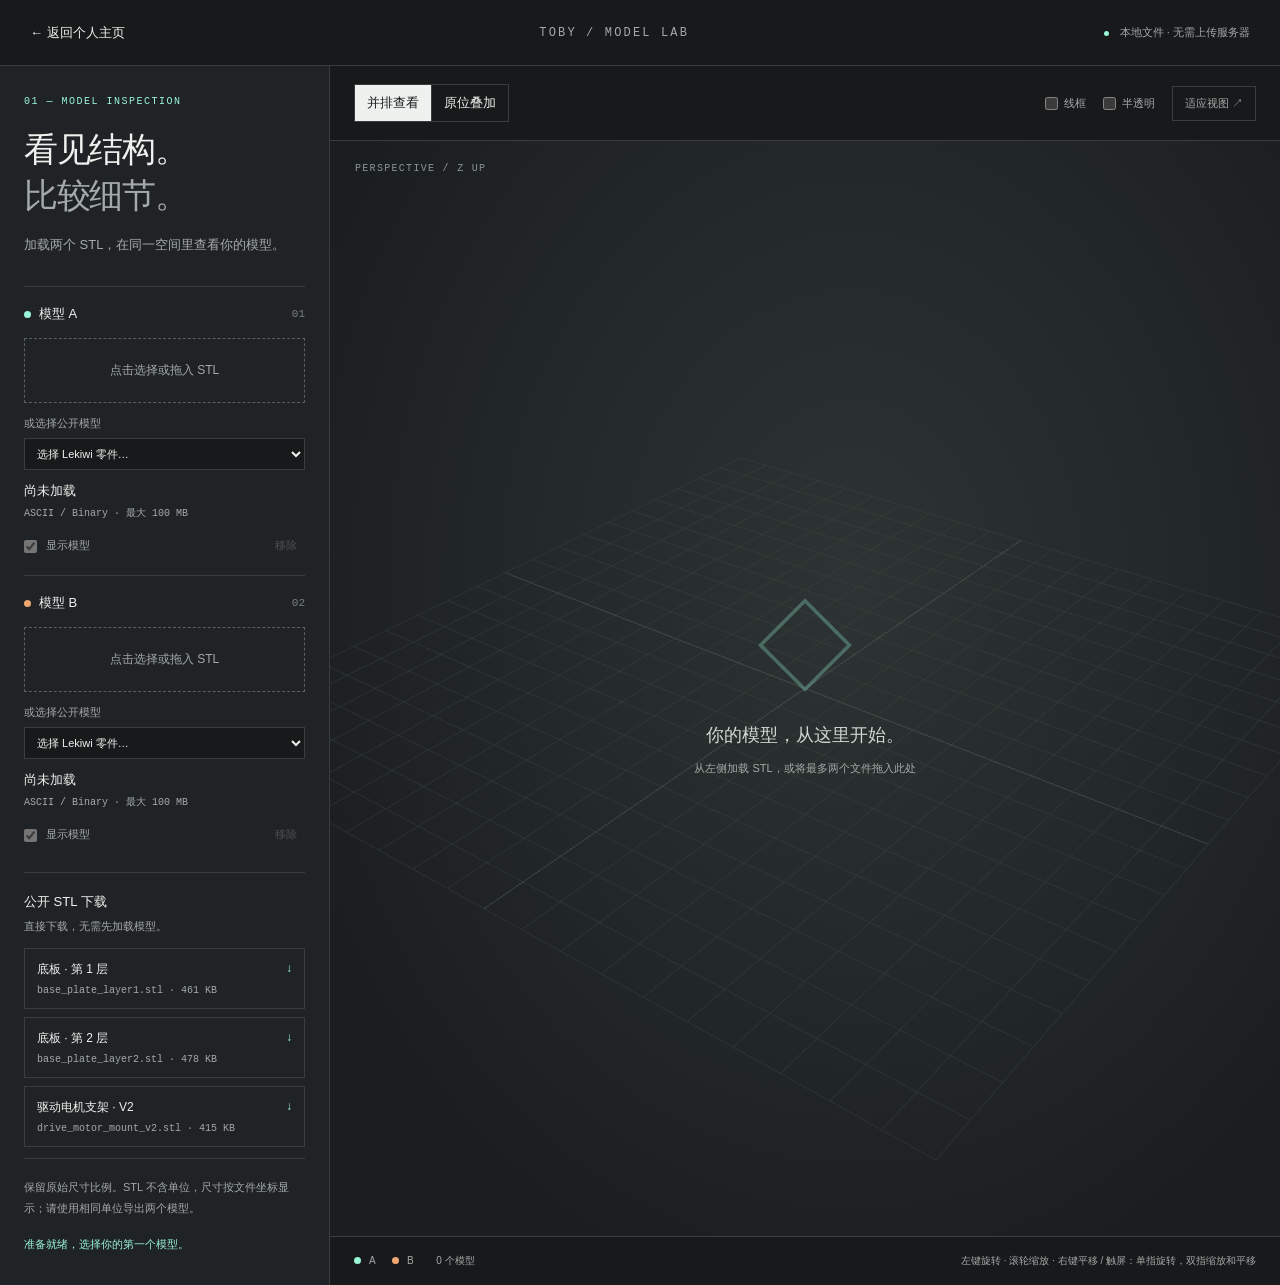
<file: stl/index.html>
<!doctype html>
<html lang="zh-CN">
<head>
<meta charset="utf-8"><meta name="viewport" content="width=device-width,initial-scale=1">
<title>STL 查看器 · 梁国才</title>
<link rel="icon" href="data:image/svg+xml,%3Csvg xmlns='http://www.w3.org/2000/svg' viewBox='0 0 16 16'%3E%3Crect width='16' height='16' fill='%2317191b'/%3E%3Ccircle cx='8' cy='8' r='4' fill='%2399f6e4'/%3E%3C/svg%3E">
<link rel="stylesheet" href="./viewer.css">
<script type="importmap">{"imports":{"three":"./vendor/three.module.js"}}</script>
</head>
<body>
<header><a href="/">← 返回个人主页</a><span>TOBY / MODEL LAB</span><span class="local"><i></i> 本地文件 · 无需上传服务器</span></header>
<main>
<aside>
<div class="intro"><p class="eyebrow">01 — MODEL INSPECTION</p><h1>看见结构。<br><em>比较细节。</em></h1><p>加载两个 STL，在同一空间里查看你的模型。</p></div>
<div class="model-card" data-slot="0"><div class="card-head"><h2><i class="dot a"></i>模型 A</h2><span>01</span></div><label class="dropzone">点击选择或拖入 STL<input type="file" accept=".stl" aria-label="选择模型 A STL"></label><div class="public-model"><label>或选择公开模型<select class="catalog" aria-label="选择公开模型 A"><option value="">选择 Lekiwi 零件…</option><option value="base_plate_layer1.stl">底板 · 第 1 层</option><option value="base_plate_layer2.stl">底板 · 第 2 层</option><option value="drive_motor_mount_v2.stl">驱动电机支架 · V2</option></select></label><a class="download" hidden download>下载 STL ↗</a></div><p class="filename">尚未加载</p><p class="details">ASCII / Binary · 最大 100 MB</p><div class="model-actions"><label><input class="visible" type="checkbox" checked disabled> 显示模型</label><button class="remove" disabled>移除</button></div></div>
<div class="model-card" data-slot="1"><div class="card-head"><h2><i class="dot b"></i>模型 B</h2><span>02</span></div><label class="dropzone">点击选择或拖入 STL<input type="file" accept=".stl" aria-label="选择模型 B STL"></label><div class="public-model"><label>或选择公开模型<select class="catalog" aria-label="选择公开模型 B"><option value="">选择 Lekiwi 零件…</option><option value="base_plate_layer1.stl">底板 · 第 1 层</option><option value="base_plate_layer2.stl">底板 · 第 2 层</option><option value="drive_motor_mount_v2.stl">驱动电机支架 · V2</option></select></label><a class="download" hidden download>下载 STL ↗</a></div><p class="filename">尚未加载</p><p class="details">ASCII / Binary · 最大 100 MB</p><div class="model-actions"><label><input class="visible" type="checkbox" checked disabled> 显示模型</label><button class="remove" disabled>移除</button></div></div>
<section class="asset-downloads" aria-label="公开 STL 下载">
<h2>公开 STL 下载</h2>
<p>直接下载，无需先加载模型。</p>
<a href="./models/base_plate_layer1.stl" download="base_plate_layer1.stl"><span>底板 · 第 1 层 <b>↓</b></span><small>base_plate_layer1.stl · 461 KB</small></a>
<a href="./models/base_plate_layer2.stl" download="base_plate_layer2.stl"><span>底板 · 第 2 层 <b>↓</b></span><small>base_plate_layer2.stl · 478 KB</small></a>
<a href="./models/drive_motor_mount_v2.stl" download="drive_motor_mount_v2.stl"><span>驱动电机支架 · V2 <b>↓</b></span><small>drive_motor_mount_v2.stl · 415 KB</small></a>
</section>
<p class="note">保留原始尺寸比例。STL 不含单位，尺寸按文件坐标显示；请使用相同单位导出两个模型。</p>
<div id="status" role="status" aria-live="polite">准备就绪，选择你的第一个模型。</div>
</aside>
<section class="workspace" aria-label="三维模型查看区域">
<div class="toolbar"><div class="mode" role="group" aria-label="显示模式"><button data-mode="side" aria-pressed="true">并排查看</button><button data-mode="overlay" aria-pressed="false">原位叠加</button></div><div class="tools"><label><input id="wireframe" type="checkbox">线框</label><label><input id="transparent" type="checkbox">半透明</label><button id="fit">适应视图 ↗</button></div></div>
<div id="viewport"><div id="empty"><div class="empty-symbol">◇</div><p>你的模型，从这里开始。</p><span>从左侧加载 STL，或将最多两个文件拖入此处</span></div><div id="webgl-error" hidden>无法启动 3D 查看器，请使用支持 WebGL 的浏览器并启用硬件加速。</div><div class="viewport-tag">PERSPECTIVE / Z UP</div></div>
<div class="view-footer"><span><i class="dot a"></i>A <i class="dot b"></i>B <span id="count">0 个模型</span></span><span>左键旋转 · 滚轮缩放 · 右键平移 <span class="touch-hint">/ 触屏：单指旋转，双指缩放和平移</span></span></div>
</section>
</main>
<script type="module" src="./viewer.js"></script>
</body></html>
</file>
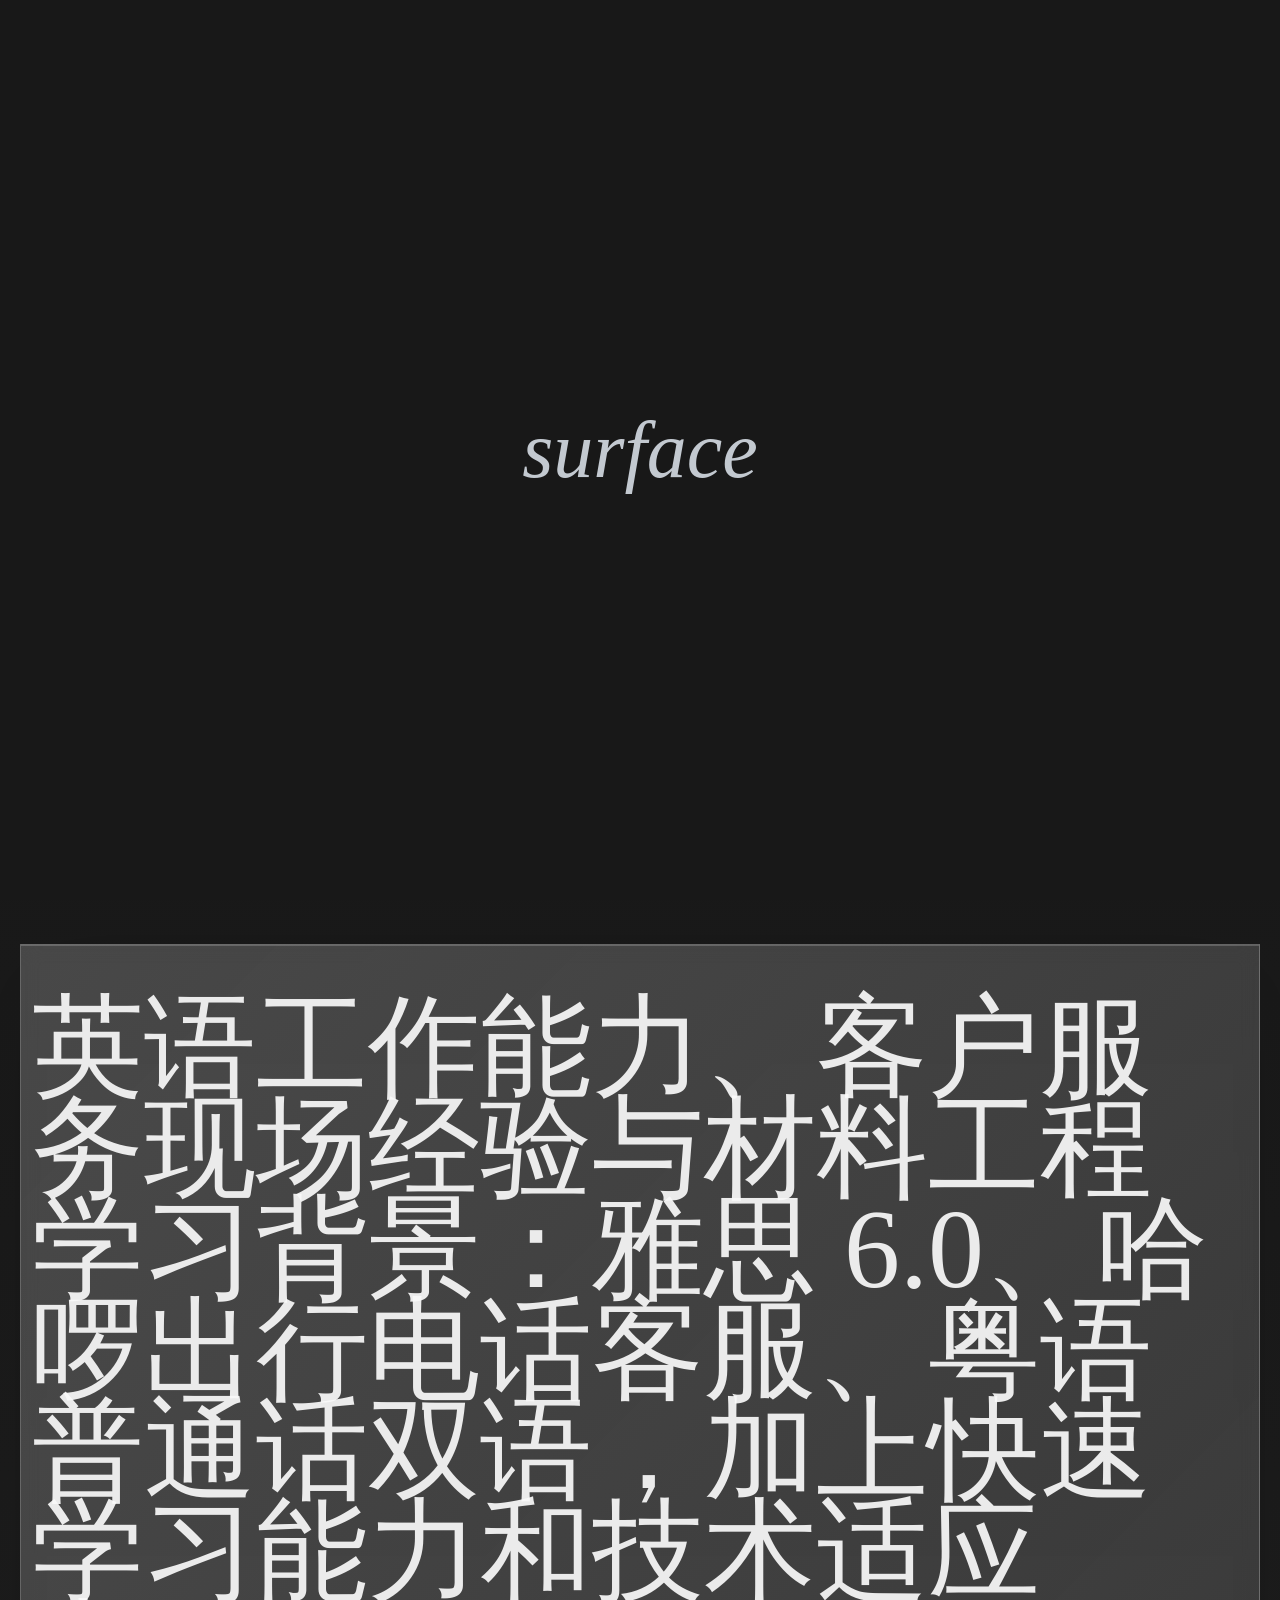
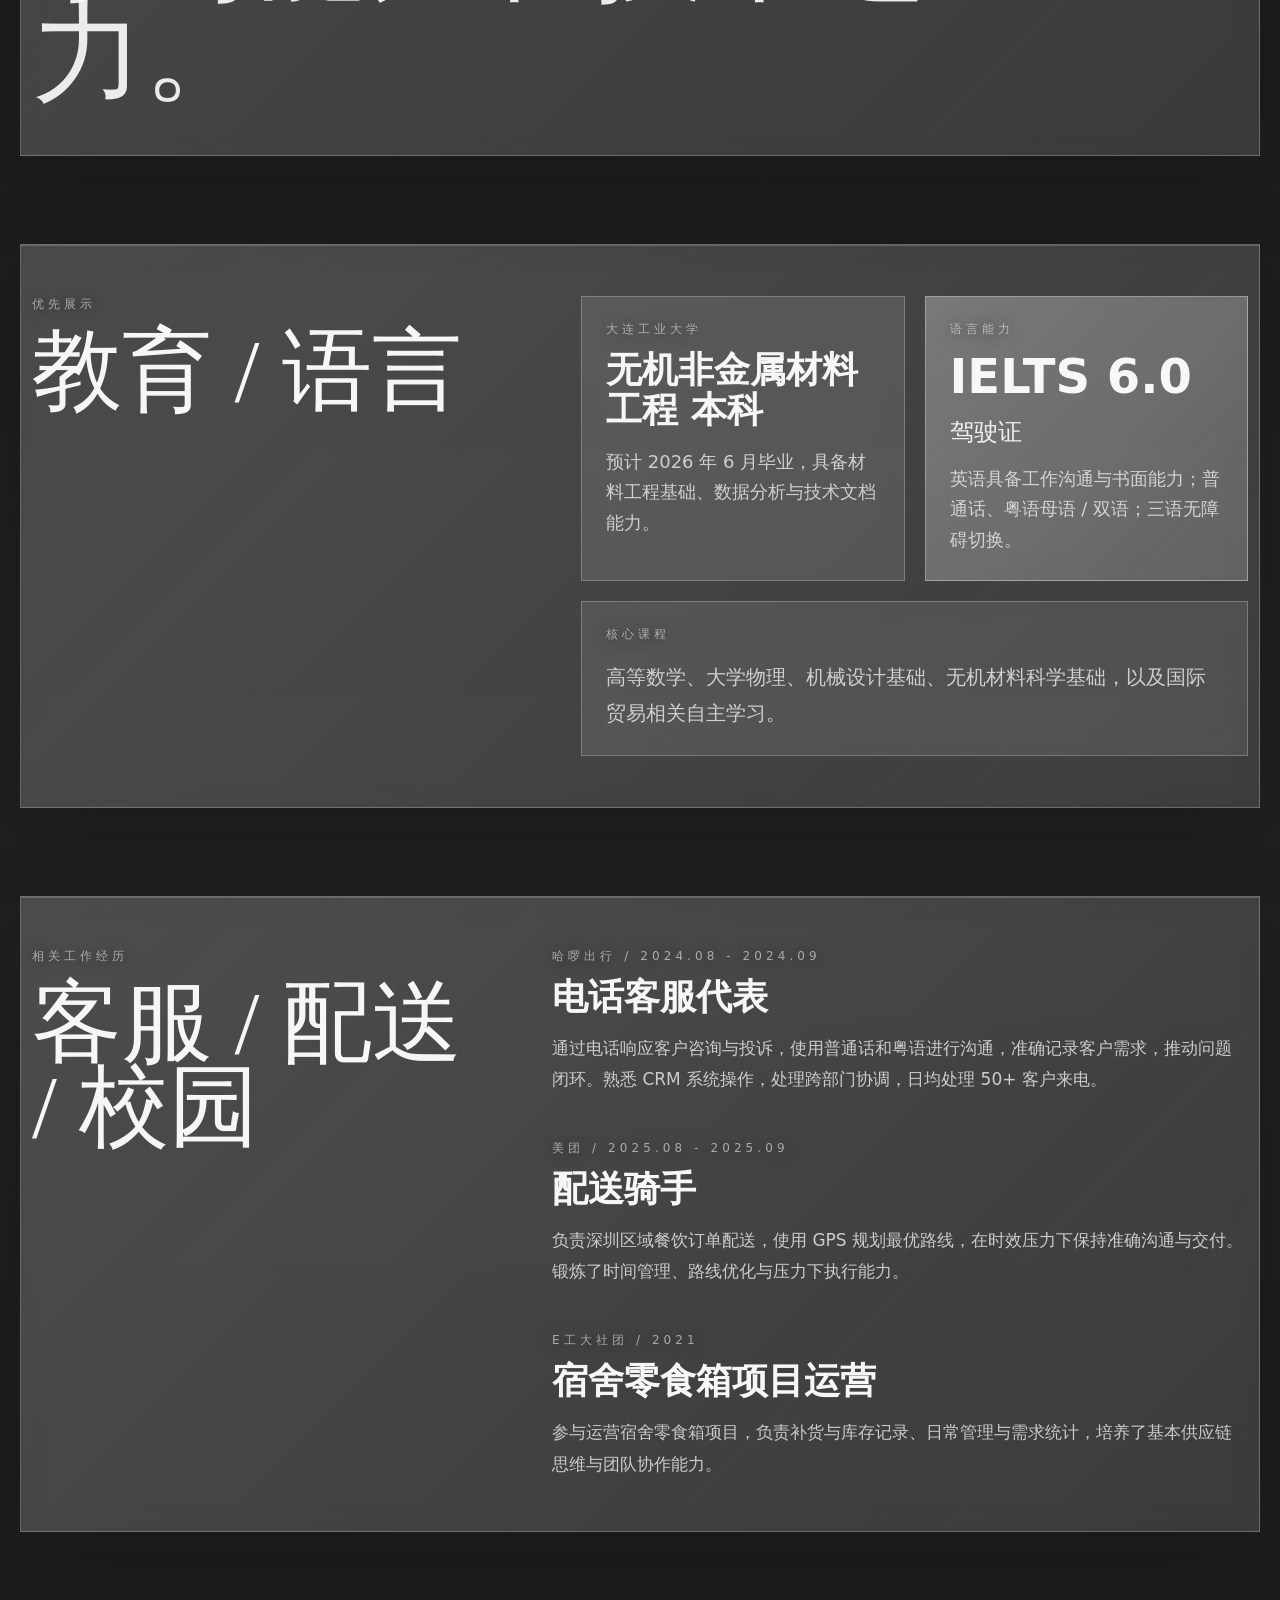
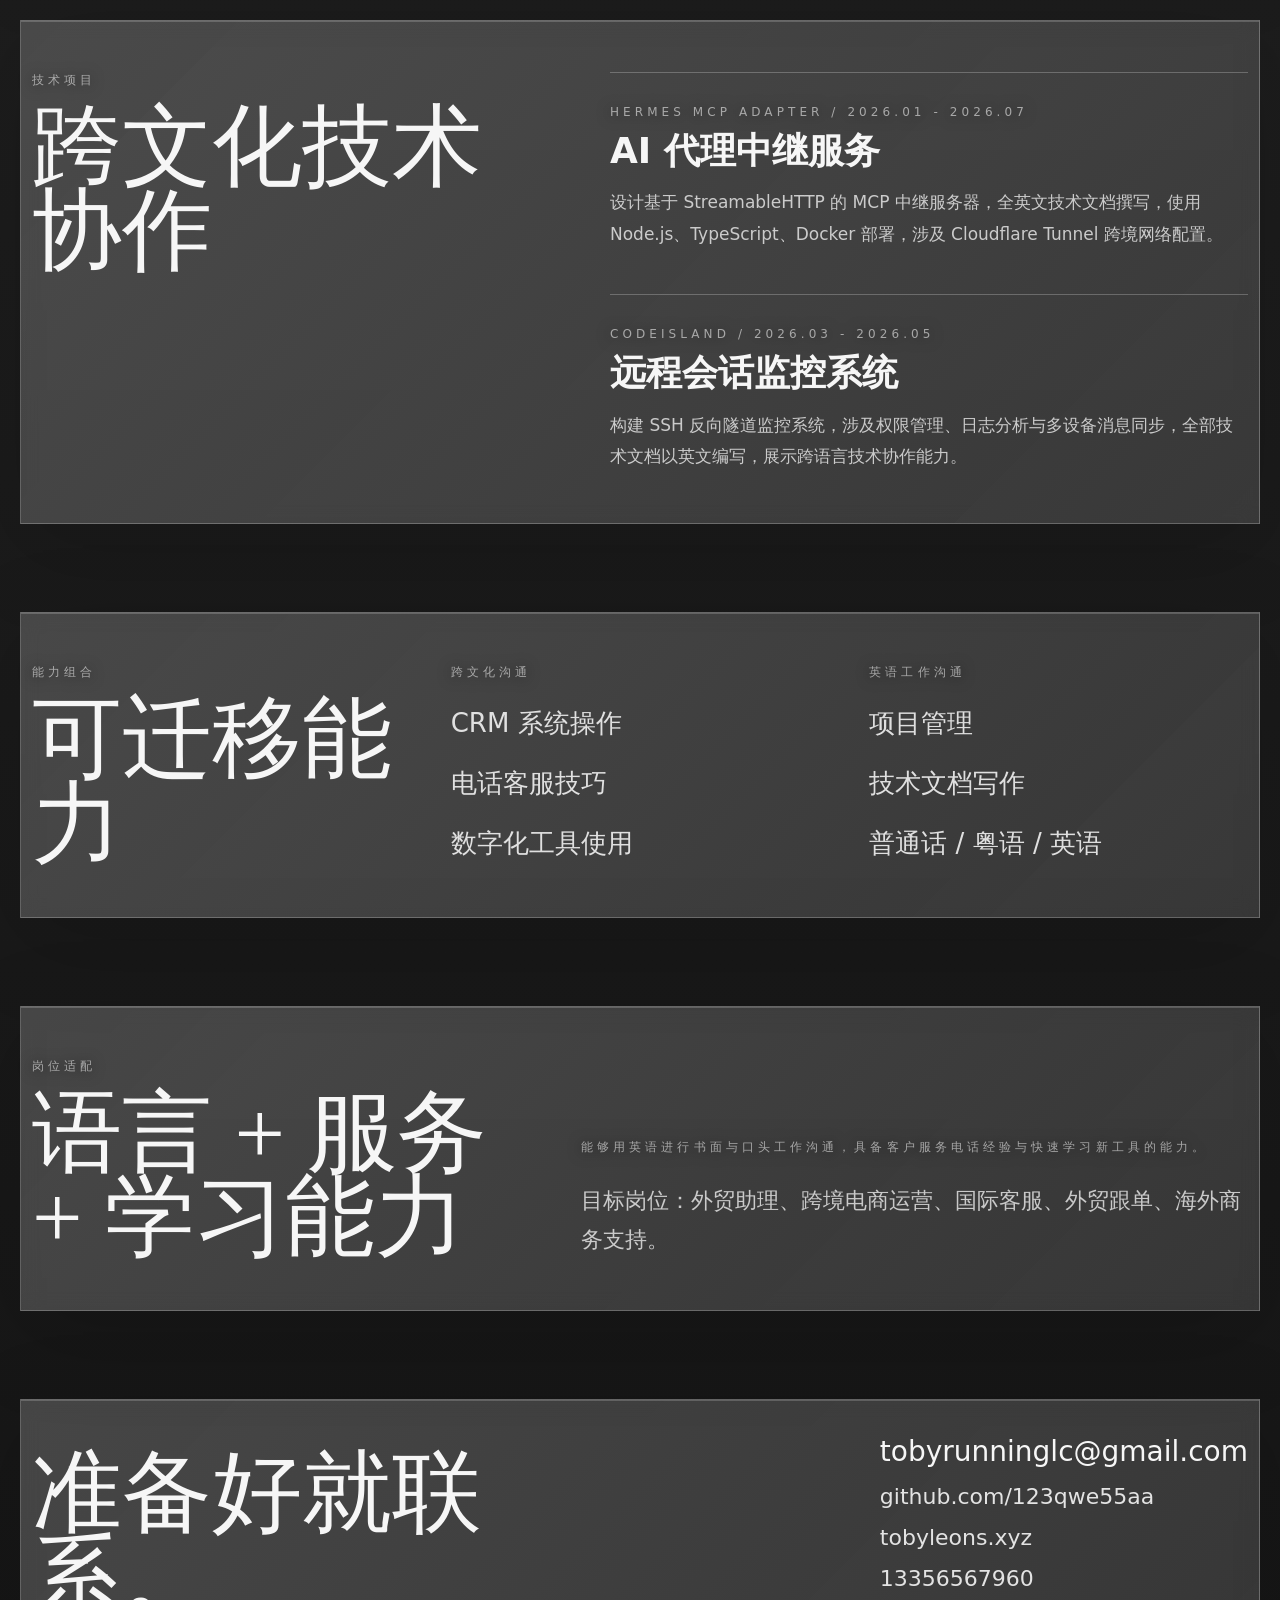
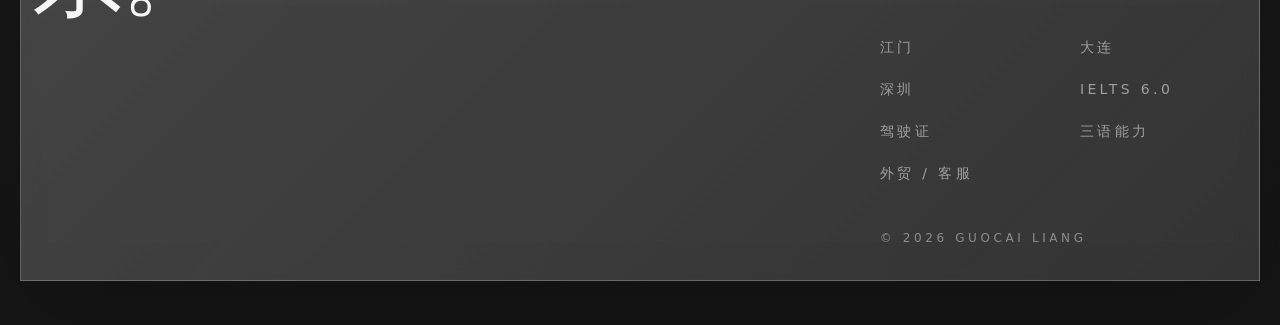
<file: index-trade.html>
<!DOCTYPE html>
<html lang="zh-CN">
<head>
  <meta charset="UTF-8" />
  <meta name="viewport" content="width=device-width, initial-scale=1.0" />
  <title>梁国才 - 外贸简历</title>
  <link rel="icon" href="data:image/svg+xml,%3Csvg xmlns='http://www.w3.org/2000/svg' viewBox='0 0 16 16'%3E%3Crect width='16' height='16' fill='%23071526'/%3E%3Ccircle cx='8' cy='8' r='4' fill='%2399f6e4'/%3E%3C/svg%3E" />
  <style>
    *, *::before, *::after { box-sizing: border-box; }
    html { scroll-behavior: smooth; }
    body {
      min-height: 100vh;
      margin: 0;
      background: linear-gradient(180deg, #161616 0%, #202020 48%, #151515 100%);
      color: rgb(246 247 248 / 0.92);
      font-family: ui-sans-serif, system-ui, -apple-system, BlinkMacSystemFont, "Segoe UI", sans-serif;
      overflow-x: hidden;
      -webkit-font-smoothing: antialiased;
    }
    a { color: inherit; text-decoration: none; }
    p, h1, h2, h3 { margin: 0; }
    .font-serif, h1, h2 { font-family: Georgia, "Times New Roman", ui-serif, serif; }
    #video-bg video {
      position: absolute; top: 50%; left: 50%;
      transform: translate(-50%, -50%);
      min-width: 100%; min-height: 100%;
      object-fit: cover;
      filter: brightness(.68) saturate(.9) contrast(.98);
    }
    #video-bg {
      position: fixed;
      inset: 0;
      z-index: 0;
      background: #000;
      overflow: hidden;
    }
    #video-bg::before,
    #video-bg::after {
      content: "";
      position: absolute;
      inset: 0;
      pointer-events: none;
    }
    #video-bg::before { background: rgba(235, 235, 235, 0.08); }
    #video-bg::after {
      background:
        radial-gradient(ellipse 82% 70% at 18% 34%, rgba(20, 20, 20, .42), transparent 60%),
        linear-gradient(90deg, rgba(16, 16, 16, .54) 0%, rgba(28, 28, 28, .24) 48%, rgba(240, 240, 240, .04) 100%),
        linear-gradient(180deg, rgba(245,245,245,.05), rgba(20,20,20,.34));
    }
    #video-bg > div { display: none; }
    body[data-loaded="true"] #loading {
      opacity: 0;
      visibility: hidden;
      pointer-events: none;
    }
    .pointer-on { pointer-events: auto; }
    .caustics {
      position: fixed; inset: 0; pointer-events: none; z-index: 1;
      background:
        radial-gradient(ellipse 60% 50% at 30% 20%, rgba(255,255,255,0.06), transparent 50%),
        radial-gradient(ellipse 50% 60% at 80% 60%, rgba(255,255,255,0.04), transparent 60%);
      animation: caustic 15s ease-in-out infinite alternate;
    }
    @keyframes caustic {
      0% { transform: translate(0,0) scale(1); }
      50% { transform: translate(-20px,15px) scale(1.05); }
      100% { transform: translate(15px,-10px) scale(0.98); }
    }
    .sunbeam {
      position: fixed; top: 0; left: 50%; pointer-events: none; z-index: 1;
      width: 120%; height: 70vh;
      background: linear-gradient(180deg, rgba(255,255,255,0.05), transparent 70%);
      transform: translateX(-50%) rotate(8deg);
      filter: blur(30px);
    }
    .scroll-reveal { margin: 0; }
    .scroll-reveal-text { display: flex; flex-wrap: wrap; margin: 0; }
    .word { display: inline-block; white-space: pre; }
    #loading {
      position: fixed;
      inset: 0;
      z-index: 50;
      display: grid;
      place-items: center;
      background: #181818;
      transition: opacity .5s ease, visibility .5s ease;
    }
    #loading > div {
      font-size: clamp(44px, 7vw, 80px);
      font-style: italic;
      color: rgba(239, 246, 255, .8);
    }
    header {
      pointer-events: none;
      position: fixed;
      inset: 0 0 auto 0;
      z-index: 20;
      padding: 18px 20px;
      background: linear-gradient(180deg, rgba(18, 18, 18, .52), rgba(18, 18, 18, 0));
    }
    nav {
      width: min(100%, 1280px);
      margin: 0 auto;
      display: flex;
      align-items: center;
      justify-content: space-between;
      font-size: 12px;
      letter-spacing: .28em;
      text-transform: uppercase;
      color: rgba(250, 250, 250, .76);
      text-shadow: 0 1px 18px rgba(0, 0, 0, .45);
    }
    nav > div {
      display: flex;
      gap: 32px;
    }
    .nav-inner {
      display: flex;
      align-items: center;
      gap: 32px;
    }
    .locale-switch {
      pointer-events: auto;
      display: inline-flex;
      align-items: center;
      gap: 2px;
      padding: 3px;
      border: 1px solid rgba(255,255,255,.22);
      background: rgba(238,238,238,.10);
      backdrop-filter: blur(10px);
      -webkit-backdrop-filter: blur(10px);
    }
    .locale-switch button {
      appearance: none;
      border: 0;
      border-radius: 0;
      padding: 7px 9px;
      background: transparent;
      color: rgba(250,250,250,.66);
      font: inherit;
      font-size: 11px;
      letter-spacing: .18em;
      text-transform: uppercase;
      cursor: pointer;
    }
    .locale-switch button[aria-pressed="true"] {
      background: rgba(250,250,250,.18);
      color: rgba(250,250,250,.98);
    }
    .pointer-on { pointer-events: auto; }
    nav a:hover, footer a:hover { color: rgba(239, 246, 255, 1); }
    main, footer {
      pointer-events: none;
      position: relative;
      z-index: 10;
    }
    main > section,
    footer {
      width: min(100%, 1280px);
      margin: 0 auto;
      padding: 96px 32px;
      position: relative;
      isolation: isolate;
    }
    main > section:not(:first-child)::before,
    footer::before {
      content: "";
      position: absolute;
      inset: 44px 20px;
      z-index: -1;
      border: 1px solid rgba(255, 255, 255, .22);
      background:
        linear-gradient(135deg, rgba(250, 250, 250, .15), rgba(238, 238, 238, .07)),
        rgba(230, 230, 230, .08);
      box-shadow: inset 0 1px 0 rgba(255,255,255,.18), 0 24px 90px rgba(0,0,0,.16);
      backdrop-filter: blur(10px) saturate(120%);
      -webkit-backdrop-filter: blur(10px) saturate(120%);
    }
    main > section:first-child {
      min-height: 100vh;
      display: grid;
      align-content: end;
      padding-top: 112px;
      padding-bottom: 80px;
    }
    main > section:first-child > div { max-width: 1120px; }
    main > section:first-child p:first-child,
    section > div > p:first-child,
    article > p:first-child {
      font-size: 12px;
      letter-spacing: .34em;
      text-transform: uppercase;
      color: rgba(244, 244, 244, .58);
      text-shadow: 0 1px 14px rgba(0,0,0,.6);
    }
    h1 {
      margin-top: 24px;
      font-size: clamp(60px, 7.6vw, 98px);
      line-height: .94;
      color: rgba(248, 250, 252, .98);
      font-weight: 400;
      text-shadow: 0 10px 70px rgba(0,0,0,.62);
    }
    main > section:first-child p:nth-of-type(2) {
      margin-top: 32px;
      max-width: 720px;
      font-size: clamp(18px, 2vw, 24px);
      line-height: 1.65;
      color: rgba(245, 247, 250, .88);
      text-shadow: 0 2px 22px rgba(0,0,0,.55);
    }
    main > section:first-child span {
      color: rgba(250, 250, 250, .96);
      font-weight: 700;
    }
    main > section:first-child a {
      pointer-events: auto;
      display: inline-flex;
      margin-top: 40px;
      padding-bottom: 8px;
      border-bottom: 1px solid rgba(250, 250, 250, .62);
      font-size: 14px;
      letter-spacing: .28em;
      text-transform: uppercase;
      color: rgba(250, 250, 250, .95);
    }
    main > section:nth-child(2) {
      min-height: 100vh;
      display: grid;
      align-content: center;
    }
    main > section:nth-child(2) h2 {
      font-size: clamp(54px, 9vw, 112px);
      line-height: .9;
      color: rgba(250, 250, 250, .92);
      font-weight: 400;
    }
    #credentials, #work, #projects, #study, footer {
      display: grid;
      grid-template-columns: .85fr 1.15fr;
      gap: 56px;
    }
    #work { grid-template-columns: .8fr 1.2fr; }
    #projects { grid-template-columns: .9fr 1.1fr; }
    #skills {
      display: grid;
      grid-template-columns: 1fr 1fr 1fr;
      gap: 40px;
    }
    #credentials h2, #work h2, #projects h2, #skills h2, #study h2, footer h2 {
      margin-top: 16px;
      font-size: clamp(58px, 7vw, 96px);
      line-height: .94;
      color: rgba(250, 250, 250, .98);
      font-weight: 400;
    }
    #credentials > div:last-child {
      display: grid;
      grid-template-columns: 1fr 1fr;
      gap: 20px;
    }
    #credentials article {
      border: 1px solid rgba(255, 255, 255, .24);
      background: rgba(238, 238, 238, .12);
      padding: 24px;
      backdrop-filter: blur(10px) saturate(118%);
      -webkit-backdrop-filter: blur(10px) saturate(118%);
    }
    #credentials article:nth-child(2) {
      border-color: rgba(255, 255, 255, .34);
      background:
        linear-gradient(135deg, rgba(255, 255, 255, .20), rgba(230, 230, 230, .09)),
        rgba(238, 238, 238, .13);
    }
    #credentials article:nth-child(3) {
      grid-column: 1 / -1;
      background: rgba(238, 238, 238, .10);
    }
    #credentials h3, #work h3, #projects h3 {
      margin-top: 12px;
      font-size: clamp(28px, 3vw, 36px);
      line-height: 1.12;
      color: rgba(250, 250, 250, .98);
      font-weight: 600;
    }
    #credentials article:nth-child(2) h3 { font-size: clamp(38px, 4vw, 48px); }
    #credentials article:nth-child(2) p:nth-of-type(2) {
      margin-top: 12px;
      font-size: 24px;
      color: rgba(250, 250, 250, .92);
    }
    #credentials article p:last-child,
    #work article p:last-child,
    #projects article p:last-child,
    #study div:last-child,
    footer {
      color: rgba(238, 238, 238, .80);
    }
    #credentials article p:last-child { margin-top: 16px; font-size: 18px; line-height: 1.7; }
    #credentials article:nth-child(3) p:last-child { font-size: 20px; line-height: 1.8; }
    #work > div:last-child, #projects > div:last-child {
      display: grid;
      gap: 44px;
    }
    #work article p:last-child, #projects article p:last-child {
      margin-top: 16px;
      max-width: 820px;
      line-height: 1.85;
      font-size: 17px;
    }
    #projects article {
      border-top: 1px solid rgba(255, 255, 255, .24);
      padding-top: 32px;
    }
    #skills > div:nth-child(2),
    #skills > div:nth-child(3) {
      display: grid;
      gap: 20px;
      font-size: 26px;
      color: rgba(250, 250, 250, .86);
    }
    #study div:last-child {
      align-self: end;
      font-size: 22px;
      line-height: 1.75;
    }
    #study div:last-child p + p { margin-top: 24px; }
    footer {
      padding-top: 80px;
      padding-bottom: 80px;
      color: rgba(238, 238, 238, .74);
    }
    footer > div {
      display: grid;
      gap: 48px;
      justify-self: end;
    }
    footer > div > div:first-child {
      display: grid;
      gap: 16px;
    }
    footer a, footer p.text-xl {
      pointer-events: auto;
      color: rgba(250, 250, 250, .88);
      font-size: 22px;
    }
    footer a:first-child { font-size: 28px; color: rgba(250, 250, 250, .98); }
    footer > div > div:nth-child(2) {
      display: grid;
      grid-template-columns: 1fr 1fr;
      gap: 24px 32px;
      font-size: 14px;
      letter-spacing: .24em;
      text-transform: uppercase;
      color: rgba(235, 235, 235, .58);
    }
    footer > div > p:last-child {
      font-size: 12px;
      letter-spacing: .3em;
      text-transform: uppercase;
      color: rgba(235, 235, 235, .48);
    }
    [data-reveal] {
      opacity: 0;
      transform: translateY(30px);
      transition:
        opacity 0.8s cubic-bezier(0.16, 1, 0.3, 1),
        transform 0.8s cubic-bezier(0.16, 1, 0.3, 1);
      transition-delay: calc(var(--reveal-delay, 0) * 1s);
    }
    [data-reveal="visible"] { opacity: 1; transform: translateY(0); }
    @media (prefers-reduced-motion: reduce) {
      html { scroll-behavior: auto; }
      .caustics { animation: none; }
      [data-reveal] { transition: none; opacity: 1; transform: none; }
    }
    @media (max-width: 760px) {
      header { padding: 18px; }
      .nav-inner { gap: 14px; }
      nav > .nav-inner > div:first-child { display: none; }
      main > section, footer { padding: 84px 20px; }
      #credentials, #work, #projects, #skills, #study, footer {
        grid-template-columns: 1fr;
        gap: 36px;
      }
      #credentials > div:last-child { grid-template-columns: 1fr; }
      #credentials article:nth-child(3) { grid-column: auto; }
      h1 { font-size: clamp(64px, 18vw, 96px); }
      main > section:nth-child(2) h2,
      #credentials h2, #work h2, #projects h2, #skills h2, #study h2, footer h2 {
        font-size: clamp(48px, 14vw, 72px);
      }
      footer > div { justify-self: stretch; }
      footer > div > div:nth-child(2) { grid-template-columns: 1fr; }
    }
  </style>
</head>
<body class="min-h-screen overflow-x-hidden antialiased">
  <div id="video-bg" class="fixed inset-0 z-0 bg-black">
    <video id="hero-video" muted playsinline preload="auto">
      <source src="hero.mp4" type="video/mp4" />
    </video>
    <div class="absolute inset-0 bg-[#071526]/50"></div>
    <div class="absolute inset-0 bg-gradient-to-b from-[#071526]/20 via-[#0f2f47]/40 to-[#071526]/80"></div>
  </div>
  <div class="caustics"></div>
  <div class="sunbeam"></div>

  <div id="loading" class="fixed inset-0 z-50 grid place-items-center bg-[#071526] transition-opacity duration-500">
    <div class="font-serif text-5xl italic text-blue-50/80">surface</div>
  </div>

  <header class="pointer-events-none fixed inset-x-0 top-0 z-20 px-5 py-5 md:px-8">
    <nav class="mx-auto flex max-w-7xl items-center justify-between text-xs uppercase tracking-[0.28em] text-blue-50/60">
      <a href="#top" class="pointer-on" data-i18n="brand">梁国才</a>
      <div class="nav-inner">
        <div>
          <a class="pointer-on hover:text-blue-50" href="#credentials" data-i18n="nav.education">教育</a>
          <a class="pointer-on hover:text-blue-50" href="#work" data-i18n="nav.work">经历</a>
          <a class="pointer-on hover:text-blue-50" href="#projects" data-i18n="nav.projects">项目</a>
          <a class="pointer-on hover:text-blue-50" href="#skills" data-i18n="nav.skills">能力</a>
          <a class="pointer-on hover:text-blue-50" href="#contact" data-i18n="nav.contact">联系</a>
        </div>
        <div class="locale-switch" aria-label="Language">
          <button type="button" data-locale="zh" aria-pressed="true">中文</button>
          <button type="button" data-locale="en" aria-pressed="false">EN</button>
        </div>
      </div>
    </nav>
  </header>

  <main id="top" class="pointer-events-none relative z-10">
    <section class="mx-auto grid min-h-screen max-w-7xl content-end px-5 pb-16 pt-28 md:px-8 md:pb-20">
      <div class="max-w-5xl">
        <p class="mb-6 text-xs uppercase tracking-[0.4em] text-blue-100/55" data-i18n="hero.eyebrow">简历 / 外贸 / 客户服务</p>
        <h1 class="font-serif text-[18vw] leading-[0.82] text-blue-50 md:text-[10rem]">
          <span data-i18n="hero.title" data-i18n-html="true">梁国才。<br />沟通无国界。</span>
        </h1>
        <p class="mt-8 max-w-2xl text-lg leading-8 text-blue-100/75 md:text-2xl md:leading-10">
          <span data-i18n="hero.body">英语 IELTS 6.0，具备电话客服经验与跨文化沟通能力。</span>
          <span class="font-semibold text-blue-50/90" data-i18n="hero.strong">用语言和服务连接客户与业务。</span>
        </p>
        <a href="#contact" class="pointer-on mt-10 inline-flex border-b border-blue-100/55 pb-2 text-sm uppercase tracking-[0.28em] text-blue-50 hover:border-blue-50" data-i18n="hero.cta">联系我</a>
      </div>
    </section>

    <section class="mx-auto grid min-h-screen max-w-7xl content-center px-5 py-24 md:px-8">
      <h2 data-scroll-reveal data-text-class="font-serif text-[12vw] leading-[0.9] text-blue-50/90 md:text-[7rem]">
        <span data-i18n="statement">英语工作能力、客户服务现场经验与材料工程学习背景：雅思 6.0、哈啰出行电话客服、粤语普通话双语，加上快速学习能力和技术适应力。</span>
      </h2>
    </section>

    <section id="credentials" class="mx-auto grid max-w-7xl gap-10 px-5 py-24 md:grid-cols-[0.85fr_1.15fr] md:px-8">
      <div data-reveal>
        <p class="text-xs uppercase tracking-[0.35em] text-blue-100/50" data-i18n="credentials.eyebrow">优先展示</p>
        <h2 class="mt-4 font-serif text-6xl leading-none text-blue-50 md:text-8xl" data-i18n="credentials.title">教育 / 语言</h2>
      </div>
      <div class="grid gap-5 text-blue-100/78 md:grid-cols-2">
        <article data-reveal style="--reveal-delay: 0.1" class="border border-blue-100/15 bg-blue-50/[0.06] p-6 backdrop-blur">
          <p class="text-xs uppercase tracking-[0.32em] text-teal-200/70" data-i18n="edu.school">大连工业大学</p>
          <h3 class="mt-4 text-3xl font-semibold text-blue-50" data-i18n="edu.degree">无机非金属材料工程 本科</h3>
          <p class="mt-4 leading-7" data-i18n="edu.body">预计 2026 年 6 月毕业，具备材料工程基础、数据分析与技术文档能力。</p>
        </article>
        <article data-reveal style="--reveal-delay: 0.18" class="border border-teal-200/25 bg-teal-200/[0.10] p-6 backdrop-blur">
          <p class="text-xs uppercase tracking-[0.32em] text-teal-100/75" data-i18n="cert.eyebrow">语言能力</p>
          <h3 class="mt-4 text-4xl font-semibold text-blue-50">IELTS 6.0</h3>
          <p class="mt-3 text-2xl text-blue-50/90" data-i18n="cert.license">驾驶证</p>
          <p class="mt-4 leading-7" data-i18n="cert.body">英语具备工作沟通与书面能力；普通话、粤语母语 / 双语；三语无障碍切换。</p>
        </article>
        <article data-reveal style="--reveal-delay: 0.24" class="border border-blue-100/15 bg-blue-50/[0.05] p-6 backdrop-blur md:col-span-2">
          <p class="text-xs uppercase tracking-[0.32em] text-blue-100/50" data-i18n="course.eyebrow">核心课程</p>
          <p class="mt-4 text-xl leading-9 text-blue-50/86" data-i18n="course.body">高等数学、大学物理、机械设计基础、无机材料科学基础，以及国际贸易相关自主学习。</p>
        </article>
      </div>
    </section>

    <section id="work" class="mx-auto grid max-w-7xl gap-14 px-5 py-24 md:grid-cols-[0.8fr_1.2fr] md:px-8">
      <div data-reveal>
        <p class="text-xs uppercase tracking-[0.35em] text-blue-100/50" data-i18n="work.eyebrow">相关工作经历</p>
        <h2 class="mt-4 font-serif text-6xl text-blue-50 md:text-8xl" data-i18n="work.title">客服 / 配送 / 校园</h2>
      </div>
      <div class="space-y-12 text-blue-100/78">
        <article data-reveal style="--reveal-delay: 0.1">
          <p class="text-sm uppercase tracking-[0.3em] text-blue-50/50" data-i18n="work.hellobike.meta">哈啰出行 / 2024.08 - 2024.09</p>
          <h3 class="mt-3 text-3xl text-blue-50" data-i18n="work.hellobike.role">电话客服代表</h3>
          <p class="mt-4 max-w-2xl leading-8" data-i18n="work.hellobike.body">通过电话响应客户咨询与投诉，使用普通话和粤语进行沟通，准确记录客户需求，推动问题闭环。熟悉 CRM 系统操作，处理跨部门协调，日均处理 50+ 客户来电。</p>
        </article>
        <article data-reveal style="--reveal-delay: 0.2">
          <p class="text-sm uppercase tracking-[0.3em] text-blue-50/50" data-i18n="work.meituan.meta">美团 / 2025.08 - 2025.09</p>
          <h3 class="mt-3 text-3xl text-blue-50" data-i18n="work.meituan.role">配送骑手</h3>
          <p class="mt-4 max-w-2xl leading-8" data-i18n="work.meituan.body">负责深圳区域餐饮订单配送，使用 GPS 规划最优路线，在时效压力下保持准确沟通与交付。锻炼了时间管理、路线优化与压力下执行能力。</p>
        </article>
        <article data-reveal style="--reveal-delay: 0.3">
          <p class="text-sm uppercase tracking-[0.3em] text-blue-50/50" data-i18n="work.club.meta">e工大社团 / 2021</p>
          <h3 class="mt-3 text-3xl text-blue-50" data-i18n="work.club.role">宿舍零食箱项目运营</h3>
          <p class="mt-4 max-w-2xl leading-8" data-i18n="work.club.body">参与运营宿舍零食箱项目，负责补货与库存记录、日常管理与需求统计，培养了基本供应链思维与团队协作能力。</p>
        </article>
      </div>
    </section>

    <section id="projects" class="mx-auto grid max-w-7xl gap-14 px-5 py-24 md:grid-cols-[0.9fr_1.1fr] md:px-8">
      <div data-reveal>
        <p class="text-xs uppercase tracking-[0.35em] text-blue-100/50" data-i18n="projects.eyebrow">技术项目</p>
        <h2 class="mt-4 font-serif text-6xl leading-none text-blue-50 md:text-8xl" data-i18n="projects.title">跨文化技术协作</h2>
      </div>
      <div class="space-y-10 text-blue-100/78">
        <article data-reveal style="--reveal-delay: 0.1" class="border-t border-blue-100/20 pt-8">
          <p class="text-sm uppercase tracking-[0.3em] text-blue-50/50" data-i18n="projects.hermes.meta">Hermes MCP Adapter / 2026.01 - 2026.07</p>
          <h3 class="mt-3 text-3xl text-blue-50" data-i18n="projects.hermes.title">AI 代理中继服务</h3>
          <p class="mt-4 max-w-3xl leading-8" data-i18n="projects.hermes.body">设计基于 StreamableHTTP 的 MCP 中继服务器，全英文技术文档撰写，使用 Node.js、TypeScript、Docker 部署，涉及 Cloudflare Tunnel 跨境网络配置。</p>
        </article>
        <article data-reveal style="--reveal-delay: 0.2" class="border-t border-blue-100/20 pt-8">
          <p class="text-sm uppercase tracking-[0.3em] text-blue-50/50" data-i18n="projects.codeisland.meta">CodeIsland / 2026.03 - 2026.05</p>
          <h3 class="mt-3 text-3xl text-blue-50" data-i18n="projects.codeisland.title">远程会话监控系统</h3>
          <p class="mt-4 max-w-3xl leading-8" data-i18n="projects.codeisland.body">构建 SSH 反向隧道监控系统，涉及权限管理、日志分析与多设备消息同步，全部技术文档以英文编写，展示跨语言技术协作能力。</p>
        </article>
      </div>
    </section>

    <section id="skills" class="mx-auto grid max-w-7xl gap-10 px-5 py-24 md:grid-cols-3 md:px-8">
      <div data-reveal>
        <p class="text-xs uppercase tracking-[0.35em] text-blue-100/50" data-i18n="skills.eyebrow">能力组合</p>
        <h2 class="mt-4 font-serif text-6xl text-blue-50" data-i18n="skills.title">可迁移能力</h2>
      </div>
      <div data-reveal style="--reveal-delay: 0.1" class="space-y-5 text-2xl text-blue-50/82">
        <p data-i18n="skills.cross">跨文化沟通</p>
        <p data-i18n="skills.crm">CRM 系统操作</p>
        <p data-i18n="skills.phone">电话客服技巧</p>
        <p data-i18n="skills.digital">数字化工具使用</p>
      </div>
      <div data-reveal style="--reveal-delay: 0.2" class="space-y-5 text-2xl text-blue-50/82">
        <p data-i18n="skills.english">英语工作沟通</p>
        <p data-i18n="skills.project">项目管理</p>
        <p data-i18n="skills.writing">技术文档写作</p>
        <p data-i18n="skills.languages">普通话 / 粤语 / 英语</p>
      </div>
    </section>

    <section id="study" class="mx-auto grid max-w-7xl gap-12 px-5 py-24 md:grid-cols-[1fr_1fr] md:px-8">
      <div data-reveal>
        <p class="text-xs uppercase tracking-[0.35em] text-blue-100/50" data-i18n="fit.eyebrow">岗位适配</p>
        <h2 class="mt-4 font-serif text-6xl leading-none text-blue-50 md:text-8xl" data-i18n="fit.title">语言 + 服务 + 学习能力</h2>
      </div>
      <div data-reveal style="--reveal-delay: 0.15" class="self-end text-xl leading-9 text-blue-100/78">
        <p data-i18n="fit.body1">能够用英语进行书面与口头工作沟通，具备客户服务电话经验与快速学习新工具的能力。</p>
        <p class="mt-6" data-i18n="fit.body2">目标岗位：外贸助理、跨境电商运营、国际客服、外贸跟单、海外商务支持。</p>
      </div>
    </section>
  </main>

  <footer id="contact" class="pointer-events-none relative z-10 mx-auto grid max-w-7xl gap-10 px-5 py-20 text-blue-100/70 md:grid-cols-[1fr_1fr] md:px-8">
    <h2 class="font-serif text-7xl leading-none text-blue-50 md:text-9xl" data-i18n="footer.title">准备好就联系。</h2>
    <div class="grid content-between gap-12 md:justify-self-end">
      <div class="space-y-4">
        <a class="pointer-on block text-2xl text-blue-50 hover:text-blue-100" href="mailto:tobyrunninglc@gmail.com">tobyrunninglc@gmail.com</a>
        <a class="pointer-on block text-xl text-blue-50/85 hover:text-blue-100" href="https://github.com/123qwe55aa">github.com/123qwe55aa</a>
        <a class="pointer-on block text-xl text-blue-50/85 hover:text-blue-100" href="https://tobyleons.xyz">tobyleons.xyz</a>
        <p class="text-xl text-blue-50/75">13356567960</p>
      </div>
      <div class="grid grid-cols-2 gap-8 text-sm uppercase tracking-[0.24em] text-blue-100/55">
        <p data-i18n="footer.jiangmen">江门</p>
        <p data-i18n="footer.dalian">大连</p>
        <p data-i18n="footer.shenzhen">深圳</p>
        <p>IELTS 6.0</p>
        <p data-i18n="footer.license">驾驶证</p>
        <p data-i18n="footer.tri">三语能力</p>
        <p data-i18n="footer.trade">外贸 / 客服</p>
      </div>
      <p class="text-xs uppercase tracking-[0.3em] text-blue-100/45">© 2026 Guocai Liang</p>
    </div>
  </footer>

  <script>
    const translations = {
      zh: {
        "meta.title": "梁国才 - 外贸简历",
        "brand": "梁国才",
        "nav.education": "教育",
        "nav.work": "经历",
        "nav.projects": "项目",
        "nav.skills": "能力",
        "nav.contact": "联系",
        "hero.eyebrow": "简历 / 外贸 / 客户服务",
        "hero.title": "梁国才。<br />沟通无国界。",
        "hero.body": "英语 IELTS 6.0，具备电话客服经验与跨文化沟通能力。",
        "hero.strong": "用语言和服务连接客户与业务。",
        "hero.cta": "联系我",
        "statement": "英语工作能力、客户服务现场经验与材料工程学习背景：雅思 6.0、哈啰出行电话客服、粤语普通话双语，加上快速学习能力和技术适应力。",
        "credentials.eyebrow": "优先展示",
        "credentials.title": "教育 / 语言",
        "edu.school": "大连工业大学",
        "edu.degree": "无机非金属材料工程 本科",
        "edu.body": "预计 2026 年 6 月毕业，具备材料工程基础、数据分析与技术文档能力。",
        "cert.eyebrow": "语言能力",
        "cert.license": "驾驶证",
        "cert.body": "英语具备工作沟通与书面能力；普通话、粤语母语 / 双语；三语无障碍切换。",
        "course.eyebrow": "核心课程",
        "course.body": "高等数学、大学物理、机械设计基础、无机材料科学基础，以及国际贸易相关自主学习。",
        "work.eyebrow": "相关工作经历",
        "work.title": "客服 / 配送 / 校园",
        "work.hellobike.meta": "哈啰出行 / 2024.08 - 2024.09",
        "work.hellobike.role": "电话客服代表",
        "work.hellobike.body": "通过电话响应客户咨询与投诉，使用普通话和粤语进行沟通，准确记录客户需求，推动问题闭环。熟悉 CRM 系统操作，处理跨部门协调，日均处理 50+ 客户来电。",
        "work.meituan.meta": "美团 / 2025.08 - 2025.09",
        "work.meituan.role": "配送骑手",
        "work.meituan.body": "负责深圳区域餐饮订单配送，使用 GPS 规划最优路线，在时效压力下保持准确沟通与交付。锻炼了时间管理、路线优化与压力下执行能力。",
        "work.club.meta": "e工大社团 / 2021",
        "work.club.role": "宿舍零食箱项目运营",
        "work.club.body": "参与运营宿舍零食箱项目，负责补货与库存记录、日常管理与需求统计，培养了基本供应链思维与团队协作能力。",
        "projects.eyebrow": "技术项目",
        "projects.title": "跨文化技术协作",
        "projects.hermes.meta": "Hermes MCP Adapter / 2026.01 - 2026.07",
        "projects.hermes.title": "AI 代理中继服务",
        "projects.hermes.body": "设计基于 StreamableHTTP 的 MCP 中继服务器，全英文技术文档撰写，使用 Node.js、TypeScript、Docker 部署，涉及 Cloudflare Tunnel 跨境网络配置。",
        "projects.codeisland.meta": "CodeIsland / 2026.03 - 2026.05",
        "projects.codeisland.title": "远程会话监控系统",
        "projects.codeisland.body": "构建 SSH 反向隧道监控系统，涉及权限管理、日志分析与多设备消息同步，全部技术文档以英文编写，展示跨语言技术协作能力。",
        "skills.eyebrow": "能力组合",
        "skills.title": "可迁移能力",
        "skills.cross": "跨文化沟通",
        "skills.crm": "CRM 系统操作",
        "skills.phone": "电话客服技巧",
        "skills.digital": "数字化工具使用",
        "skills.english": "英语工作沟通",
        "skills.project": "项目管理",
        "skills.writing": "技术文档写作",
        "skills.languages": "普通话 / 粤语 / 英语",
        "fit.eyebrow": "岗位适配",
        "fit.title": "语言 + 服务 + 学习能力",
        "fit.body1": "能够用英语进行书面与口头工作沟通，具备客户服务电话经验与快速学习新工具的能力。",
        "fit.body2": "目标岗位：外贸助理、跨境电商运营、国际客服、外贸跟单、海外商务支持。",
        "footer.title": "准备好就联系。",
        "footer.jiangmen": "江门",
        "footer.dalian": "大连",
        "footer.shenzhen": "深圳",
        "footer.license": "驾驶证",
        "footer.tri": "三语能力",
        "footer.trade": "外贸 / 客服"
      },
      en: {
        "meta.title": "Guocai Liang - Trade Resume",
        "brand": "Guocai Liang",
        "nav.education": "Education",
        "nav.work": "Experience",
        "nav.projects": "Projects",
        "nav.skills": "Skills",
        "nav.contact": "Contact",
        "hero.eyebrow": "resume / international trade / customer service",
        "hero.title": "Guocai Liang.<br />bridging languages.",
        "hero.body": "IELTS 6.0, phone-based customer service experience, and cross-cultural communication skills.",
        "hero.strong": "Connecting customers and business through language and service.",
        "hero.cta": "Contact",
        "statement": "English working proficiency, customer service field experience, and materials engineering background: IELTS 6.0, Hellobike phone support, Mandarin/Cantonese bilingual, plus fast learning and technical adaptability.",
        "credentials.eyebrow": "priority signal",
        "credentials.title": "education / languages",
        "edu.school": "Dalian Polytechnic University",
        "edu.degree": "B.E. Materials Engineering",
        "edu.body": "Bachelor expected June 2026. Foundation in materials engineering, data analysis, and technical documentation.",
        "cert.eyebrow": "language & licenses",
        "cert.license": "Driver License",
        "cert.body": "English working proficiency (written & spoken); Mandarin and Cantonese native / bilingual. Seamless trilingual switching.",
        "course.eyebrow": "coursework",
        "course.body": "Advanced Mathematics, College Physics, Mechanical Design Fundamentals, Materials Science, plus self-study in international trade.",
        "work.eyebrow": "relevant experience",
        "work.title": "service / logistics / campus",
        "work.hellobike.meta": "Hellobike / Aug 2024 - Sep 2024",
        "work.hellobike.role": "Phone Customer Service Representative",
        "work.hellobike.body": "Handled inbound customer calls in Mandarin and Cantonese, logged cases in CRM, coordinated cross-department resolutions, and maintained 50+ daily call volume with clear documentation.",
        "work.meituan.meta": "Meituan / Aug 2025 - Sep 2025",
        "work.meituan.role": "Delivery Rider",
        "work.meituan.body": "Delivered food orders across Shenzhen, optimized routes with GPS, maintained clear communication under time pressure — building time management and on-ground execution skills.",
        "work.club.meta": "E-Gongda Club / 2021",
        "work.club.role": "Dorm Snack Box Project Operator",
        "work.club.body": "Supported a campus snack box project through inventory management, restocking, and demand tracking — developing basic supply chain thinking and teamwork.",
        "projects.eyebrow": "technical projects",
        "projects.title": "cross-cultural tech collaboration",
        "projects.hermes.meta": "Hermes MCP Adapter / Jan 2026 - Jul 2026",
        "projects.hermes.title": "AI Agent Relay Service",
        "projects.hermes.body": "Designed a StreamableHTTP-based MCP relay server with full English technical documentation. Built with Node.js, TypeScript, Docker, and Cloudflare Tunnel for cross-border networking.",
        "projects.codeisland.meta": "CodeIsland / Mar 2026 - May 2026",
        "projects.codeisland.title": "Remote Session Monitor",
        "projects.codeisland.body": "Built an SSH reverse-tunnel monitoring system with permission management and log analysis. All technical documentation written in English, demonstrating cross-language technical collaboration.",
        "skills.eyebrow": "capability set",
        "skills.title": "transferable skills",
        "skills.cross": "Cross-cultural communication",
        "skills.crm": "CRM systems",
        "skills.phone": "Phone support skills",
        "skills.digital": "Digital tool adoption",
        "skills.english": "English working proficiency",
        "skills.project": "Project management",
        "skills.writing": "Technical writing",
        "skills.languages": "Mandarin / Cantonese / English",
        "fit.eyebrow": "fit",
        "fit.title": "language + service + adaptability",
        "fit.body1": "Able to communicate in English for both written and verbal work, with customer service phone experience and a track record of quickly learning new tools.",
        "fit.body2": "Target roles: trade assistant, cross-border e-commerce operations, international customer service, order follow-up, overseas business support.",
        "footer.title": "surface when ready.",
        "footer.jiangmen": "Jiangmen",
        "footer.dalian": "Dalian",
        "footer.shenzhen": "Shenzhen",
        "footer.license": "Driver license",
        "footer.tri": "Trilingual",
        "footer.trade": "Trade / Service"
      }
    };

    const applyLocale = (locale) => {
      const nextLocale = locale === 'en' ? 'en' : 'zh';
      const dict = translations[nextLocale];
      document.documentElement.lang = nextLocale === 'zh' ? 'zh-CN' : 'en';
      document.title = dict["meta.title"];
      document.querySelectorAll('[data-i18n]').forEach((node) => {
        const value = dict[node.dataset.i18n];
        if (!value) return;
        if (node.dataset.i18nHtml === 'true') node.innerHTML = value;
        else node.textContent = value;
      });
      document.querySelectorAll('[data-locale]').forEach((button) => {
        button.setAttribute('aria-pressed', String(button.dataset.locale === nextLocale));
      });
      localStorage.setItem('resume-locale', nextLocale);
    };

    const savedLocale = localStorage.getItem('resume-locale');
    applyLocale(savedLocale || 'zh');
    document.querySelectorAll('[data-locale]').forEach((button) => {
      button.addEventListener('click', () => applyLocale(button.dataset.locale));
    });

    const video = document.getElementById('hero-video');
    let isLoaded = false;
    const handleLoaded = () => {
      if (isLoaded) return;
      isLoaded = true;
      document.body.dataset.loaded = 'true';
    };
    if (video) {
      video.addEventListener('loadeddata', handleLoaded);
      video.addEventListener('canplay', handleLoaded);
      video.addEventListener('canplaythrough', handleLoaded);
      video.load();
    }
    setTimeout(handleLoaded, 3000);

    let ticking = false;
    const syncVideoToScroll = () => {
      ticking = false;
      if (!isLoaded || !video || !video.duration || video.seeking) return;
      const maxScroll = Math.max(1, document.documentElement.scrollHeight - window.innerHeight);
      const scrollFraction = Math.max(0, Math.min(1, window.scrollY / maxScroll));
      video.currentTime = scrollFraction * video.duration;
    };
    const requestVideoSync = () => {
      if (ticking) return;
      ticking = true;
      requestAnimationFrame(syncVideoToScroll);
    };
    window.addEventListener('scroll', requestVideoSync, { passive: true });
    window.addEventListener('resize', requestVideoSync);
    video?.addEventListener('loadedmetadata', requestVideoSync);
    video?.addEventListener('canplay', requestVideoSync);

    const revealObserver = new IntersectionObserver((entries) => {
      entries.forEach((entry) => {
        if (entry.isIntersecting) {
          entry.target.dataset.reveal = 'visible';
          revealObserver.unobserve(entry.target);
        }
      });
    }, { rootMargin: '-50px' });
    document.querySelectorAll('[data-reveal]').forEach((el) => revealObserver.observe(el));
  </script>
</body>
</html>
</file>
<file: stl/viewer.css>
:root{color-scheme:dark;--bg:#17191b;--panel:#202325;--line:#393d3f;--text:#eef1ed;--muted:#a3aaa7;--a:#99f6d6;--b:#efa76f}*{box-sizing:border-box}body{margin:0;background:var(--bg);color:var(--text);font-family:"PingFang SC","Microsoft YaHei",sans-serif;font-size:13px}button,a,input,label{-webkit-tap-highlight-color:transparent}button{font:inherit;color:inherit;background:transparent;border:1px solid var(--line);padding:9px 12px;cursor:pointer}button:hover{background:#363b3c}button:focus-visible,a:focus-visible,.dropzone:focus-within{outline:2px solid var(--a);outline-offset:3px}button:disabled{opacity:.35;cursor:default}a{color:inherit;text-decoration:none}header{height:66px;display:flex;align-items:center;justify-content:space-between;padding:0 30px;border-bottom:1px solid var(--line)}header>span:nth-child(2){font-family:monospace;font-size:12px;letter-spacing:.18em;color:var(--muted)}.local{font-size:11px;color:var(--muted)}.local i{display:inline-block;background:var(--a);height:5px;width:5px;border-radius:50%;margin-right:8px}main{display:grid;grid-template-columns:330px minmax(0,1fr);min-height:calc(100dvh - 66px)}aside{border-right:1px solid var(--line);padding:30px 24px;background:var(--panel)}.eyebrow{font-family:monospace;font-size:10px;letter-spacing:.15em;color:var(--a);margin:0 0 20px}h1{font-size:34px;line-height:1.35;letter-spacing:-.04em;margin:0 0 14px;font-weight:500}h1 em{font-style:normal;color:var(--muted)}.intro>p:last-child{color:var(--muted);line-height:1.8;margin:0 0 30px}.model-card{padding:18px 0;border-top:1px solid var(--line)}.card-head{display:flex;align-items:center;justify-content:space-between;margin-bottom:15px}h2{font-size:13px;font-weight:500;margin:0}.card-head>span{font-family:monospace;color:#777f7b;font-size:11px}.dot{display:inline-block;width:7px;height:7px;border-radius:50%;margin-right:8px}.dot.a{background:var(--a)}.dot.b{background:var(--b)}.dropzone{display:flex;align-items:center;justify-content:center;min-height:65px;border:1px dashed #59615d;color:var(--muted);cursor:pointer;font-size:12px;position:relative}.dropzone:hover,.dropzone.dragover{border-color:var(--a);background:#99f6d60b;color:var(--a)}.dropzone input{position:absolute;inset:0;width:100%;height:100%;opacity:0;cursor:pointer}.filename{margin:12px 0 5px;overflow-wrap:anywhere}.details{color:var(--muted);font-size:10px;font-family:monospace;line-height:1.7;margin:0}.model-actions{display:flex;align-items:center;justify-content:space-between;margin-top:12px;color:var(--muted);font-size:11px}.remove{padding:4px 8px;border:0}input[type=checkbox]{accent-color:var(--a);vertical-align:middle;margin:0 6px 0 0}.note{border-top:1px solid var(--line);padding-top:18px;font-size:11px;line-height:1.9;color:var(--muted)}#status{margin-top:16px;font-size:11px;line-height:1.8;color:var(--a);overflow-wrap:anywhere}#status.error{color:var(--b)}.workspace{display:flex;flex-direction:column;min-height:700px;min-width:0}.toolbar{display:flex;justify-content:space-between;align-items:center;padding:18px 24px;gap:14px;border-bottom:1px solid var(--line);flex-wrap:wrap}.mode{display:flex}.mode button+button{border-left:0}.mode button[aria-pressed=true]{background:var(--text);color:var(--bg)}.tools{display:flex;gap:17px;align-items:center;color:var(--muted);font-size:11px}#viewport{position:relative;flex:1;min-height:430px;background:radial-gradient(ellipse at 55% 40%,#2d3433,#1b1e20 80%);overflow:hidden;touch-action:none}canvas{display:block;width:100%;height:100%;cursor:grab}canvas:active{cursor:grabbing}#empty{position:absolute;inset:0;display:flex;flex-direction:column;align-items:center;justify-content:center;pointer-events:none;color:var(--muted);text-align:center;padding:30px}#empty[hidden]{display:none}.empty-symbol{font-size:100px;font-family:Georgia,serif;color:#99f6d64d;line-height:1;margin-bottom:25px}#empty p{font-size:18px;color:#d1d8d3;margin:0 0 12px}#empty span{font-size:11px;line-height:1.8}.viewport-tag{position:absolute;top:22px;left:25px;font:10px monospace;letter-spacing:.13em;color:#8b9791;pointer-events:none}#webgl-error{position:absolute;inset:0;padding:100px 30px;text-align:center;background:var(--bg);z-index:2;line-height:1.8}.view-footer{display:flex;justify-content:space-between;gap:16px;padding:17px 24px;border-top:1px solid var(--line);font-size:10px;color:var(--muted);flex-wrap:wrap}.view-footer .dot.b{margin-left:14px}#count{margin-left:20px}@media(max-width:1050px){.tools{gap:10px}.touch-hint{display:none}.toolbar{padding:15px}.view-footer{padding:15px}}@media(max-width:760px){header{height:58px;padding:0 18px}header>span:nth-child(2){display:none}.local{font-size:9px}main{display:flex;flex-direction:column}aside{border-right:0;padding:24px 18px;display:grid;grid-template-columns:1fr 1fr;gap:0 20px}.intro{grid-column:1/-1}.intro h1{font-size:27px}.intro h1 br{display:none}.intro h1 em{margin-left:8px}.intro>p:last-child{margin-bottom:18px}.eyebrow{margin-bottom:12px}.model-card{min-width:0}.note,#status{grid-column:1/-1}.note{margin-bottom:0}.workspace{min-height:540px}#viewport{min-height:400px}.toolbar{gap:12px}.tools{gap:12px;flex-wrap:wrap}.view-footer{line-height:1.8}}

.public-model{margin-top:13px;color:var(--muted);font-size:11px}.catalog{display:block;width:100%;margin:7px 0 8px;padding:8px;border:1px solid var(--line);background:var(--bg);color:var(--text);font:inherit}.download{color:var(--a);font-size:10px}.download[hidden]{display:none}

.asset-downloads{grid-column:1/-1;border-top:1px solid var(--line);padding-top:20px;margin-top:8px}.asset-downloads>p{font-size:11px;color:var(--muted);margin:8px 0 14px}.asset-downloads>a{display:block;border:1px solid var(--line);padding:12px;margin-top:8px}.asset-downloads>a:hover{border-color:var(--a);background:#99f6d60b}.asset-downloads span{display:flex;justify-content:space-between;font-size:12px}.asset-downloads b{font-weight:400;color:var(--a)}.asset-downloads small{display:block;margin-top:7px;color:var(--muted);font:10px monospace;overflow-wrap:anywhere}
</file>
